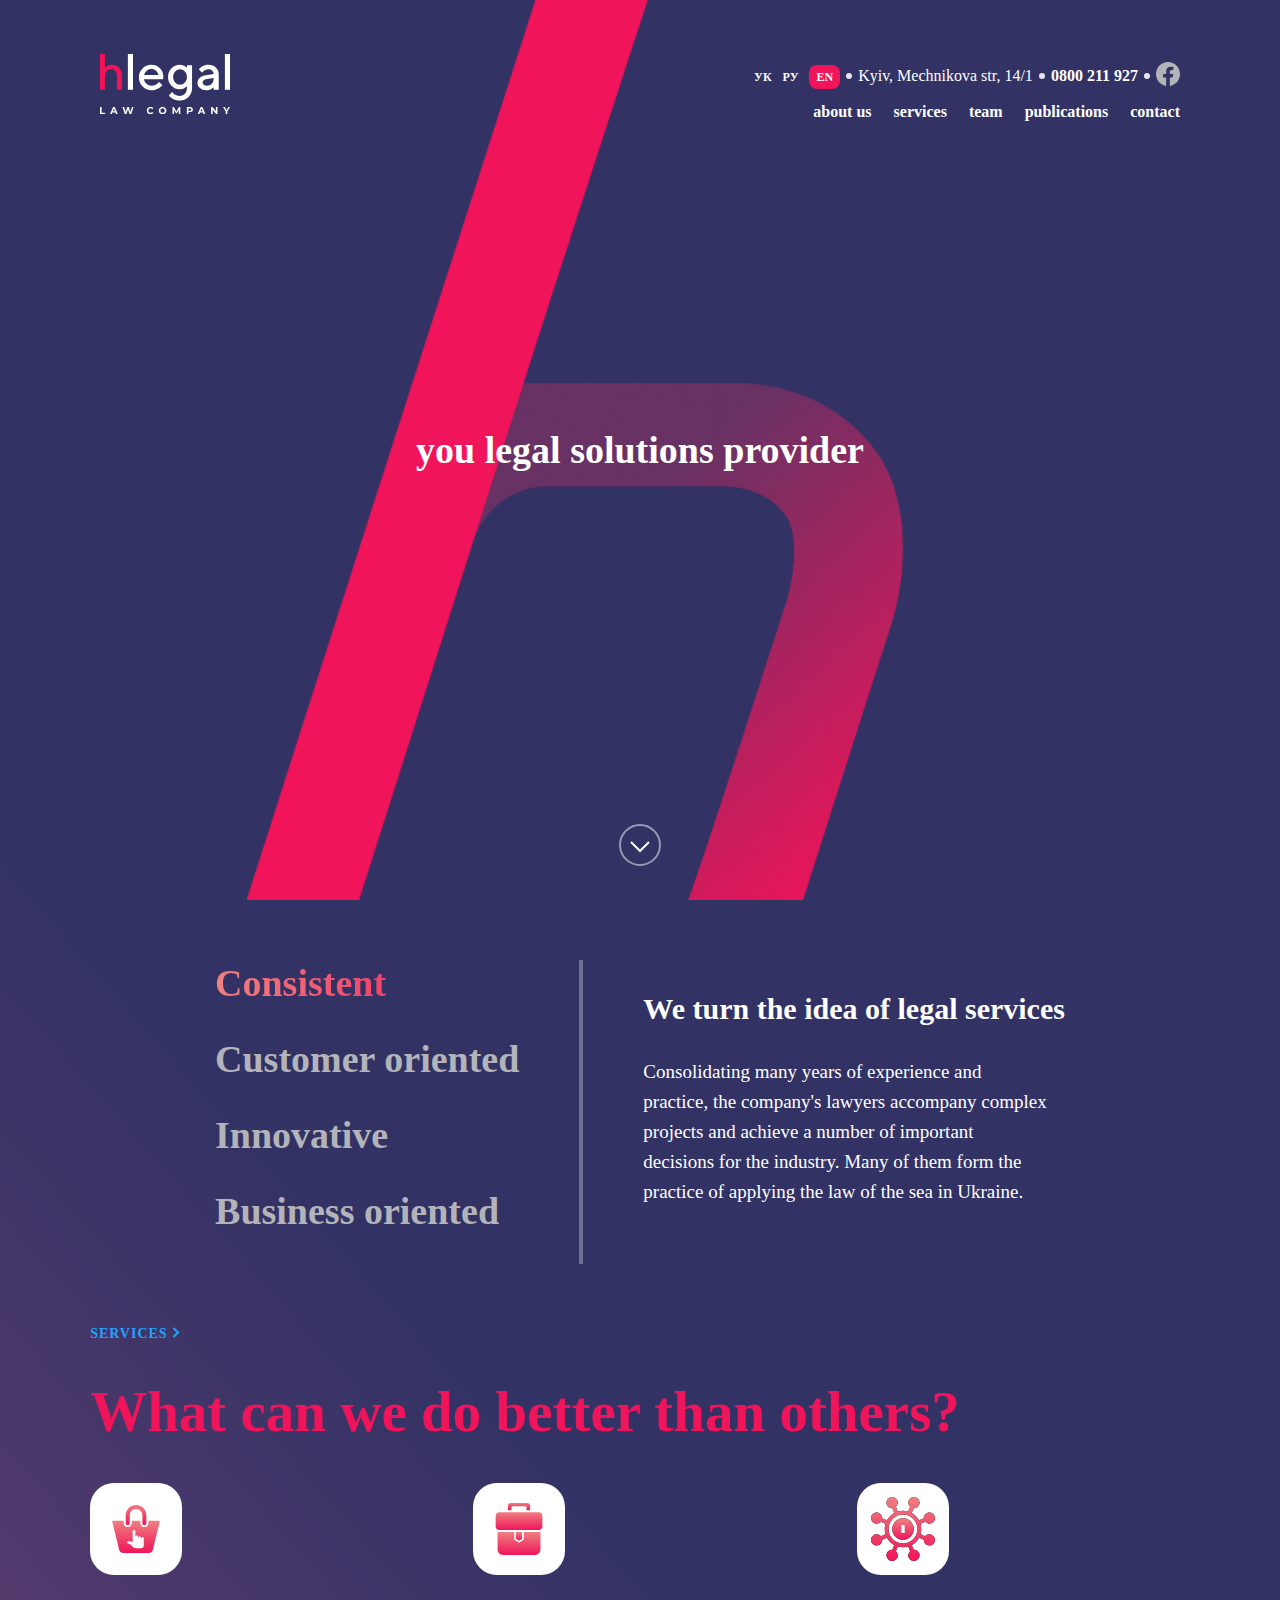
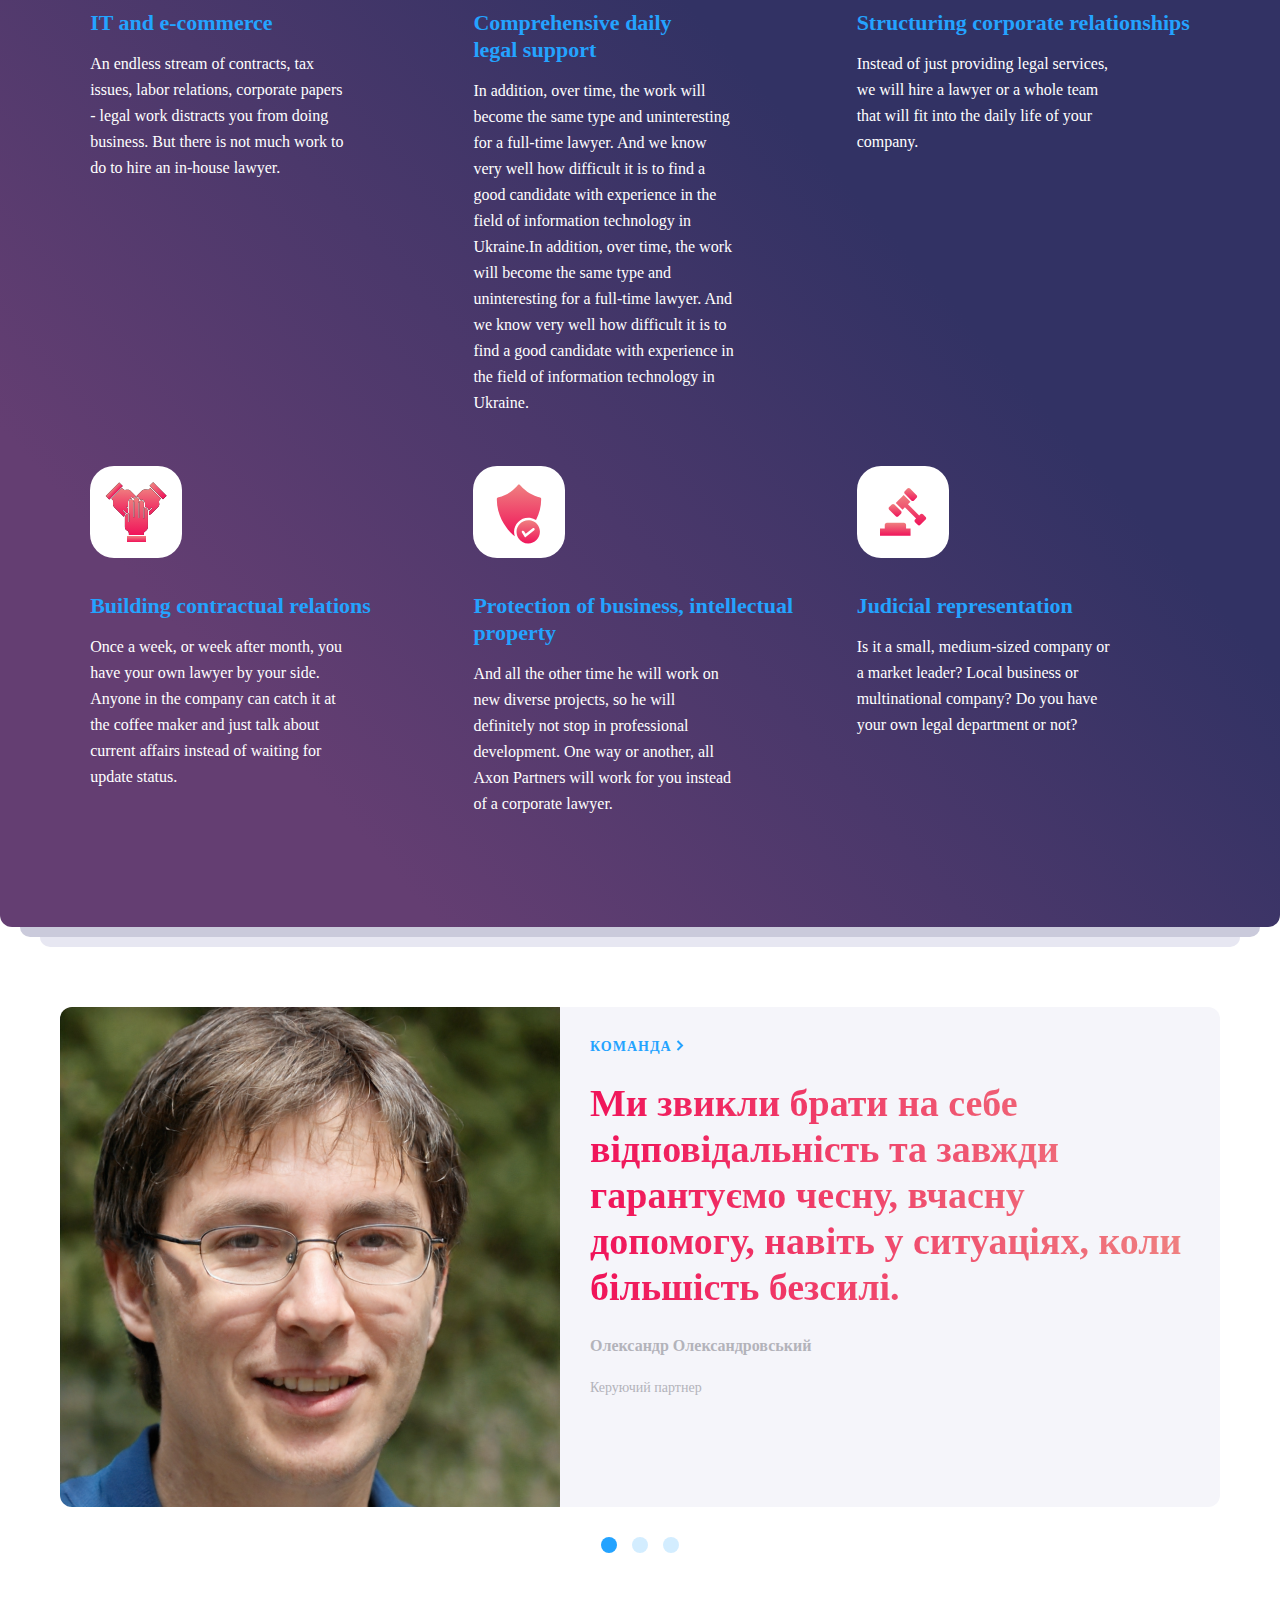
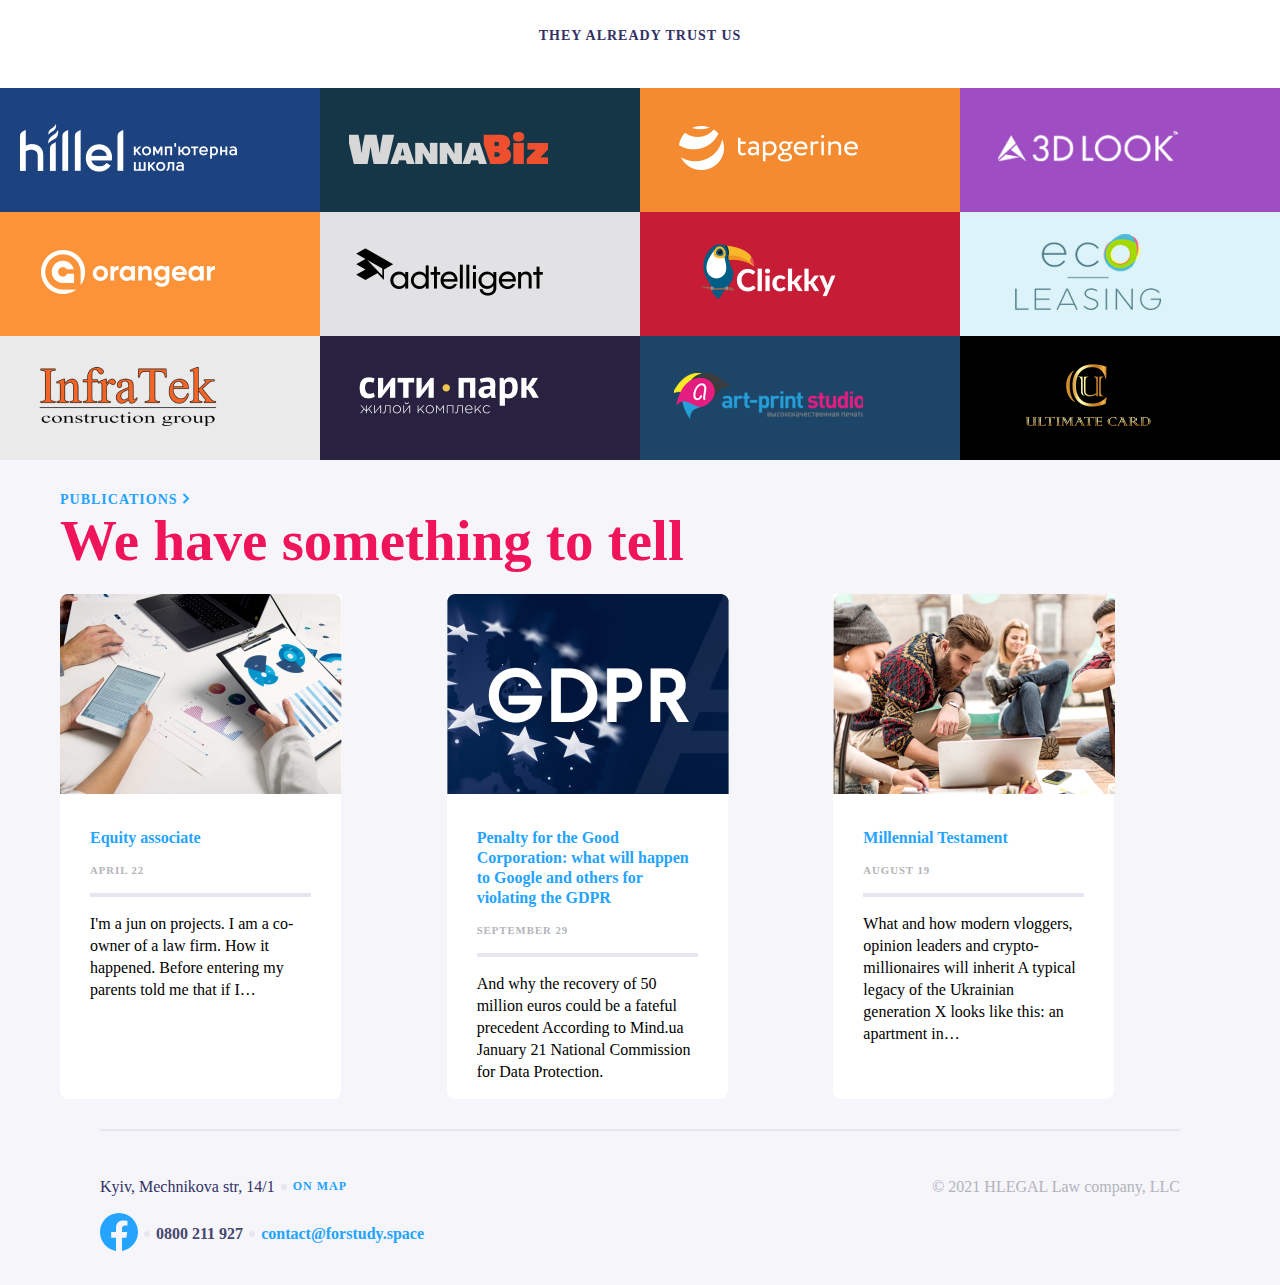
<file: index.html>
<!DOCTYPE html>
<html lang="en">
    <head>
        <meta charset="UTF-8">
        <meta name="viewport" content="width=device-width, initial-scale=1.0">
        <link rel="stylesheet" href="./css/index.css">
        <title>Lesson 19</title>
    </head>
    <body>
        <header>
            <div class="header">
                <div class="header__logo">
                    <a href="./index.html">
                        <picture>
                            <source media="(min-width:769px" srcset="./css/icons/logo.svg">
                            <source media="(max-width:768px" srcset="./css/icons/mobile-logo.svg">
                            <img src="./css/icons/logo.svg" alt="logo-index">
                        </picture>
                    </a>
                </div>
                <div class="header__menu">
                    <div class="header__menu-langselector">
                        <a href="#">УК</a>
                        <a href="#">РУ</a>
                        <a href="#" id="header__menu-lang-en">EN</a>
                    </div>
                    <div class="header__menu-dot"></div>
                    <div>
                        <p class="header__menu-adr">Kyiv, Mechnikova str, 14/1</p>
                    </div>
                    <div class="header__menu-dot"></div>
                    <div>
                        <a href="tel:0800211927" class="header__menu-tel">0800 211 927</a>
                    </div>
                    <div class="header__menu-dot"></div>
                    <div>
                        <a href="https://facebook.com" class="header__menu-face">
                            <svg width="24" height="24" viewBox="0 0 24 24" fill="none" xmlns="http://www.w3.org/2000/svg">
                                <path d="M24 12.0733C24 5.40541 18.6274 0 12 0C5.37258 0 0 5.40541 0 12.0733C0 18.0995 4.38823 23.0943 10.125 24V15.5633H7.07813V12.0733H10.125V9.41343C10.125 6.38755 11.9165 4.71615 14.6576 4.71615C15.9705 4.71615 17.3438 4.95195 17.3438 4.95195V7.92313H15.8306C14.3399 7.92313 13.875 8.85379 13.875 9.80857V12.0733H17.2031L16.6711 15.5633H13.875V24C19.6118 23.0943 24 18.0995 24 12.0733Z" fill="#B3B3BA"/>
                            </svg>
                        </a>
                    </div>
                </div>
                <nav class="header__nav">
                    <input type="checkbox" name="menu" id="header__btn-menu">
                    <label for="header__btn-menu">
                    <svg width="32" height="33" viewBox="0 0 32 33" fill="none" xmlns="http://www.w3.org/2000/svg">
                        <path d="M7 10.5H25" stroke="white" stroke-width="2"/>
                        <path d="M7 16.5H25" stroke="white" stroke-width="2"/>
                        <path d="M7 22.5H25" stroke="white" stroke-width="2"/>
                     </svg>
                    </label>
                    <ul>
                        <li><a href="./pages/aboutus.html">about us</a></li>
                        <li><a href="#">services</a></li>
                        <li><a href="./pages/team.html">team</a></li>
                        <li><a href="#">publications</a></li>
                        <li><a href="#">contact</a></li>
                    </ul>
                </nav>
            </div>
        </header>
        <main>
            <div class="container">
                <div class="container-h-items">
                    <h3 class="container-h3">you legal solutions provider</h3>
                    <a href="#container__block" class="container-button">
                        <svg width="42" height="42" viewBox="0 0 42 42" fill="none" xmlns="http://www.w3.org/2000/svg">
                            <g clip-path="url(#clip0_59917_3582)">
                                <circle opacity="0.5" cx="21" cy="21" r="20" stroke="white" stroke-width="2"/>
                                <path d="M12 18L21 27L30 18" stroke="white" stroke-width="2"/>
                            </g>
                            <defs>
                                <clipPath id="clip0_59917_3582">
                                    <rect width="42" height="42" stroke="white"/>
                                </clipPath>
                            </defs>
                        </svg>
                    </a>
                    <div class="container-logo">
                        <img src="./img/h.png">
                    </div>
                </div>
                <div class="container__block" id="container__block">
                    <div class="container__block-consistent">
                        <a href="#" id="consistent">Consistent</a>
                        <a href="#" id="customer">Customer oriented</a>
                        <a href="#">Innovative</a>
                        <a href="#" id="business">Business oriented</a>
                    </div>
                    <div class="container__block-palka"></div>
                    <div class="container__block-h3wep">
                        <h3 class="container__block-h3we">We turn the idea of legal services</h3>
                        <p class="container__block-p">Consolidating many years of experience and practice, the company's lawyers accompany complex projects and achieve a number of important decisions for the industry. Many of them form the practice of applying the law of the sea in Ukraine.</p>
                    </div>
                </div>
                <div class="container__grid">
                    <div>
                        <div>
                            <a href="#" class="container__grid-svg">Services
                                <svg width="8" height="11" viewBox="0 0 8 11" fill="none" xmlns="http://www.w3.org/2000/svg">
                                    <path d="M1.5 1L6 5.5L1.5 10" stroke="#24A3FF" stroke-width="2"/>
                                </svg>
                            </a>
                        </div>
                        <div class="container__grid-h2what">
                            <h2>What can we do better than others?</h2>
                        </div>
                    </div>
                    <div>
                        <div class="container__grid-setka">
                            <div class="container__grid-items">
                                <a href="#">
                                    <img src="./css/icons/it.svg" alt="it">
                                    <h3>IT and e-commerce</h3>
                                    <p>An endless stream of contracts, tax issues, labor relations, corporate papers - legal work distracts you from doing business. But there is not much work to do to hire an in-house lawyer.</p>
                                </a>
                            </div>
                            <div class="container__grid-items">
                                <a href="#">
                                    <img src="./css/icons/comprehensive.svg" alt="comprehensive">
                                    <h3>Comprehensive daily <br> legal support</h3>
                                    <p>In addition, over time, the work will become the same type and uninteresting for a full-time lawyer. And we know very well how difficult it is to find a good candidate with experience in the field of information technology in Ukraine.In addition, over time, the work will become the same type and uninteresting for a full-time lawyer. And we know very well how difficult it is to find a good candidate with experience in the field of information technology in Ukraine.</p>
                                </a>
                            </div>
                            <div class="container__grid-items">
                                <a href="#">
                                    <img src="./css/icons/sctucturing.svg" alt="structuring">
                                    <h3>Structuring corporate relationships</h3>
                                    <p>Instead of just providing legal services, we will hire a lawyer or a whole team that will fit into the daily life of your company.</p>
                                </a>
                            </div>
                            <div class="container__grid-items">
                                <a href="#">
                                    <img src="./css/icons/building.svg" alt="building">
                                    <h3>Building contractual relations</h3>
                                    <p>Once a week, or week after month, you have your own lawyer by your side. Anyone in the company can catch it at the coffee maker and just talk about current affairs instead of waiting for update status.</p>
                                </a>
                            </div>
                            <div class="container__grid-items">
                                <a href="#">
                                    <img src="./css/icons/protection.svg" alt="protecion">
                                    <h3>Protection of business, intellectual <br> property</h3>
                                    <p>And all the other time he will work on new diverse projects, so he will definitely not stop in professional development. One way or another, all Axon Partners will work for you instead of a corporate lawyer.</p>
                                </a>
                            </div>
                            <div class="container__grid-items">
                                <a href="#">
                                    <img src="./css/icons/judicial.svg" alt="judical">
                                    <h3>Judicial representation</h3>
                                    <p>Is it a small, medium-sized company or a market leader? Local business or multinational company? Do you have your own legal department or not?</p>
                                </a>
                            </div>
                        </div>
                    </div>
                </div>
            </div>
            <div class="container-shadow"></div>
            <div class="container-shadow2"></div>
            <div class="oleksandr">
                <img src="./img/mujikvo4kah.png" alt="mujikvo4kah">
                <div class="oleksandr__container">
                    <div>
                        <a href="./pages/team.html" class="container__grid-svg">Команда
                            <svg width="8" height="11" viewBox="0 0 8 11" fill="none" xmlns="http://www.w3.org/2000/svg">
                                <path d="M1.5 1L6 5.5L1.5 10" stroke="#24A3FF" stroke-width="2"/>
                            </svg>
                        </a>
                    </div>
                    <div class="oleksandr__container-content">
                        <h1>Ми звикли брати на себе відповідальність та завжди гарантуємо чесну, вчасну допомогу, навіть у ситуаціях, коли більшість безсилі.</h1>
                        <h4>Олександр Олександровський</h4>
                        <p>Керуючий партнер</p>
                    </div>
                </div>
            </div>
            <div class="ellipse">
                <div class="ellipse-circle">
                    <a href="#"></a>
                </div>
                <div class="ellipse-circle circle">
                    <a href="#"></a>
                </div>
                <div class="ellipse-circle circle">
                    <a href="#"></a>
                </div>
            </div>
            <h3 class="theyh3">They already trust us</h3>
            <div class="block">
                <div class="block-hillel">
                    <img src="./img/hillel.png" alt="hillel">
                </div>
                <div class="block-wannabiz">
                    <img src="./img/wannabiz.png" alt="wannabiz">
                </div>
                <div class="block-tapgerine">
                    <img src="./img/tapgerine.png" alt="tapgerine">
                </div>
                <div class="block-3dlook">
                    <img src="./img/3dlook.png" alt="3dlook">
                </div>
                <div class="block-orangear">
                    <img src="./img/orangear.png" alt="orangear">
                </div>
                <div class="block-adtelligent">
                    <img src="./img/adtelligent.png" alt="adtelligent">
                </div>
                <div class="block-clickky">
                    <img src="./img/clickky.png" alt="clickky">
                </div>
                <div class="block-ecolease">
                    <img src="./img/ecolease.png" alt="ecolease">
                </div>
                <div class="block-infratek">
                    <img src="./img/infratek.png" alt="infratek">
                </div>
                <div class="block-citypark">
                    <img src="./img/citypark.png" alt="citypark">
                </div>
                <div class="block-artprintstudio">
                    <img src="./img/artprintstudio.png" alt="artprintstudio">
                </div>
                <div class="block-ultimatecard">
                    <img src="./img/ultimatecard.png" alt="ultimatecard">
                </div>
            </div>
            <div class="publications">
                <div>
                    <div>
                        <a href="#" class="publications__svg container__grid-svg">Publications
                            <svg width="8" height="11" viewBox="0 0 8 11" fill="none" xmlns="http://www.w3.org/2000/svg">
                                <path d="M1.5 1L6 5.5L1.5 10" stroke="#24A3FF" stroke-width="2"/>
                            </svg>
                        </a>
                    </div>
                    <div class="publications__h2 container__grid-h2what">
                        <h2>We have something to tell</h2>
                    </div>
                    <div class="publications__content">
                        <div class="publications__content-cover cover1">
                            <a href="#">
                                <picture>
                                    <source media="(min-width:2600px" srcset="./img/desktop-hd-HD/desktophd-HD-cover1.jpg">
                                    <source media="(min-width:1900px" srcset="./img/desktop-hd/desktophd-cover1.jpg">
                                    <source media="(min-width:1440px" srcset="./img/Cover1.jpg">
                                    <source media="(min-width:1025px" srcset="./img/tablet-hd/tablet-cover1.jpg">
                                    <source media="(min-width:769px" srcset="./img/tablet-sd/sdtablet-cover1.jpg">
                                    <source media="(max-width:768px" srcset="./img/mobile/mobile-cover1.jpg">
                                    <img src="./img/Cover1.jpg" alt="cover1">
                                </picture>
                                <h4>Equity associate</h4>
                                <h6>April 22</h6>
                                <div class="publications__cover-palka"></div>
                                <p>I'm a jun on projects. I am a co-owner of a law firm. How it happened. Before entering my parents told me that if I…</p>
                            </a>
                        </div>
                        <div class="publications__content-cover cover2">
                            <a href="#">
                                <picture>
                                    <source media="(min-width:2600px" srcset="./img/desktop-hd-HD/desktophd-HD-cover2.jpg">
                                    <source media="(min-width:1900px" srcset="./img/desktop-hd/desktophd-cover2.jpg">
                                    <source media="(min-width:1440px" srcset="./img/Cover2.jpg">
                                    <source media="(min-width:1025px" srcset="./img/tablet-hd/tablet-cover2.jpg">
                                    <source media="(min-width:769px" srcset="./img/tablet-sd/sdtablet-cover2.jpg">
                                    <source media="(max-width:768px" srcset="./img/mobile/mobile-cover2.jpg">
                                    <img src="./img/Cover2.jpg" alt="cover2">
                                </picture>
                                <h4>Penalty for the Good Corporation: what will happen to Google and others for violating the GDPR</h4>
                                <h6>September 29</h6>
                                <div class="publications__cover-palka"></div>
                                <p>And why the recovery of 50 million euros could be a fateful precedent According to Mind.ua January 21 National Commission for Data Protection.</p>
                            </a>
                        </div>
                        <div class="publications__content-cover cover3">
                            <a href="#">
                                <picture>
                                    <source media="(min-width:2600px" srcset="./img/desktop-hd-HD/desktophd-HD-cover3.jpg">
                                    <source media="(min-width:1900px" srcset="./img/desktop-hd/desktophd-cover3.jpg">
                                    <source media="(min-width:1440px" srcset="./img/Cover3.jpg">
                                    <source media="(min-width:1025px" srcset="./img/tablet-hd/tablet-cover3.jpg">
                                    <source media="(min-width:769px" srcset="./img/tablet-sd/sdtablet-cover3.jpg">
                                    <source media="(max-width:768px" srcset="./img/mobile/mobile-cover3.jpg">
                                    <img src="./img/Cover3.jpg" alt="cover3">
                                </picture>
                                <h4>Millennial Testament</h4>
                                <h6>August 19</h6>
                                <div class="publications__cover-palka"></div>
                                <p>What and how modern vloggers, opinion leaders and crypto-millionaires will inherit A typical legacy of the Ukrainian generation X looks like this: an apartment in…</p>
                            </a>
                        </div>
                    </div>
                </div>
            </div>
        </main>
        <footer>
            <div class="foot" id="foot__index-mobile">
                <div class="foot__palka"></div>
                <div class="foot__content">
                    <div>
                        <div class="foot__content-block">
                            <p class="foot-adrs header__menu-adr">Kyiv, Mechnikova str, 14/1</p>
                            <div class="foot-dot header__menu-dot"></div>
                            <a href="https://www.google.com/maps/place/%D1%83%D0%BB.+%D0%9C%D0%B5%D1%87%D0%BD%D0%B8%D0%BA%D0%BE%D0%B2%D0%B0,+14%2F1,+%D0%9A%D0%B8%D0%B5%D0%B2,+%D0%A3%D0%BA%D1%80%D0%B0%D0%B8%D0%BD%D0%B0,+02000/@50.436795,30.5305163,17z/data=!3m1!4b1!4m5!3m4!1s0x40d4cf07295b8e39:0x17b2112e2dc0e7a!8m2!3d50.436795!4d30.532705" target="_blank" class="foot-onmap">On map</a>
                        </div>
                        <div class="foot__content-block">
                            <div>
                                <a href="https://facebook.com" class="foot-menuface">
                                    <svg width="38" height="38" viewBox="0 0 38 38" fill="none" xmlns="http://www.w3.org/2000/svg">
                                        <path d="M38 19.1161C38 8.55857 29.4934 0 19 0C8.50658 0 0 8.55857 0 19.1161C0 28.6575 6.94803 36.5659 16.0312 38V24.6419H11.207V19.1161H16.0312V14.9046C16.0312 10.1136 18.8678 7.46723 23.2078 7.46723C25.2866 7.46723 27.4609 7.84059 27.4609 7.84059V12.545H25.0651C22.7048 12.545 21.9688 14.0185 21.9688 15.5302V19.1161H27.2383L26.3959 24.6419H21.9688V38C31.052 36.5659 38 28.6575 38 19.1161Z" fill="#24A3FF"/>
                                    </svg>
                                </a>
                            </div>
                            <div class="foot-dot header__menu-dot"></div>
                            <div>
                                <a href="tel:0800211927" class="foot-menutel">0800 211 927</a>
                            </div>
                            <div class="foot-dot header__menu-dot"></div>
                            <div>
                                <a href="mailto:contact@forstudy.space" class="foot-menumail">contact@forstudy.space</a>
                            </div>
                        </div>
                    </div>
                    <div>
                        <p class="foot-pLLC">© 2021 HLEGAL Law company, LLC</p>
                    </div>
                </div>
            </div>
        </footer>
    </body>
</html>
</file>
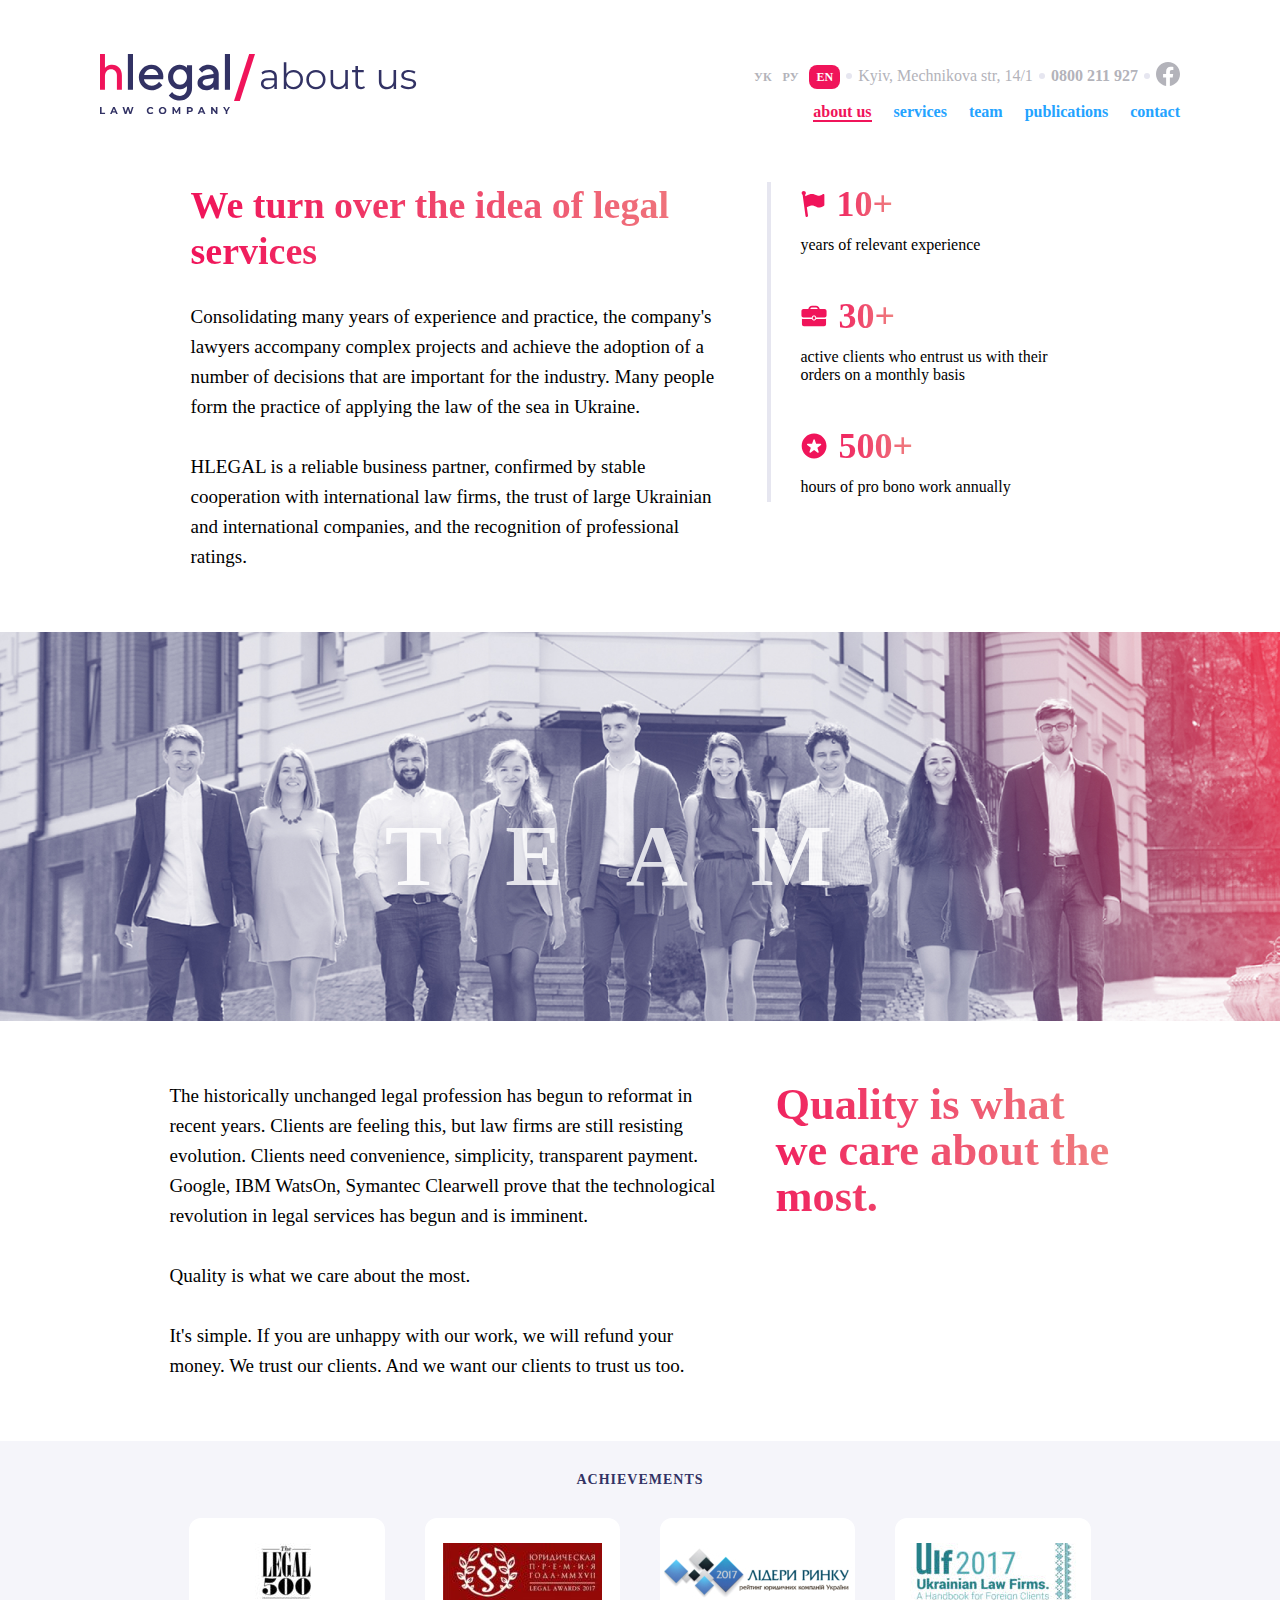
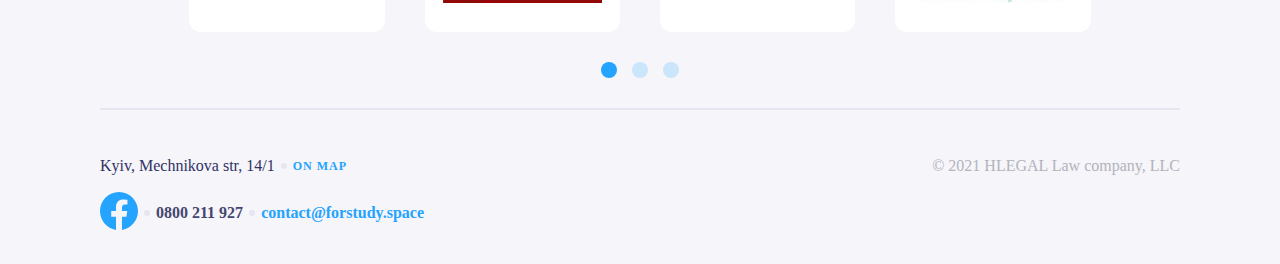
<file: pages/aboutus.html>
<!DOCTYPE html>
<html lang="en">
    <head>
        <meta charset="UTF-8">
        <meta name="viewport" content="width=device-width, initial-scale=1.0">
        <link rel="stylesheet" href="../css/index.css">
        <title>Lesson 19</title>
    </head>
    <body>
        <header>
            <div class="header" id="header-aboutus">
                <div class="header__logo">
                    <a href="../index.html">
                        <picture>
                            <source media="(min-width:769px" srcset="../css/icons/logo-aboutus.svg">
                            <source media="(max-width:768px" srcset="../css/icons/mobile-logo-aboutus.svg">
                            <img src="../css/icons/logo-aboutus.svg" alt="logo-aboutus">
                        </picture>
                    </a>
                </div>
                <div class="header__menu" id="header__menu-aboutus">
                    <div class="header__menu-langselector header__aboutus-grey">
                        <a href="#" id="header__aboutus-lang-uk">УК</a>
                        <a href="#" id="header__aboutus-lang-ru">РУ</a>
                        <a href="#" id="header__aboutus-lang-en">EN</a>
                    </div>
                    <div class="header__menu-dot"></div>
                    <div>
                        <p class="header__menu-adr header__aboutus">Kyiv, Mechnikova str, 14/1</p>
                    </div>
                    <div class="header__menu-dot"></div>
                    <div>
                        <a href="tel:0800211927" class="header__menu-tel header__aboutus">0800 211 927</a>
                    </div>
                    <div class="header__menu-dot"></div>
                    <div>
                        <a href="https://facebook.com" class="header__menu-face">
                            <svg width="24" height="24" viewBox="0 0 24 24" fill="none" xmlns="http://www.w3.org/2000/svg">
                                <path d="M24 12.0733C24 5.40541 18.6274 0 12 0C5.37258 0 0 5.40541 0 12.0733C0 18.0995 4.38823 23.0943 10.125 24V15.5633H7.07813V12.0733H10.125V9.41343C10.125 6.38755 11.9165 4.71615 14.6576 4.71615C15.9705 4.71615 17.3438 4.95195 17.3438 4.95195V7.92313H15.8306C14.3399 7.92313 13.875 8.85379 13.875 9.80857V12.0733H17.2031L16.6711 15.5633H13.875V24C19.6118 23.0943 24 18.0995 24 12.0733Z" fill="#B3B3BA"/>
                            </svg>
                        </a>
                    </div>
                </div>
                <nav class="header__nav header__nav-aboutus">
                    <input type="checkbox" name="menu" id="header__btn-menu">
                    <label for="header__btn-menu">
                        <svg width="32" height="33" viewBox="0 0 32 33" fill="none" xmlns="http://www.w3.org/2000/svg">
                            <path d="M7 10.5H25" stroke="#323264" stroke-width="2"/>
                            <path d="M7 16.5H25" stroke="#323264" stroke-width="2"/>
                            <path d="M7 22.5H25" stroke="#323264" stroke-width="2"/>
                        </svg>
                    </label>
                    <ul>
                        <li><a href="./aboutus.html" id="header__nav-thispage">about us</a></li>
                        <li><a href="#" id="header__nav-services">services</a></li>
                        <li><a href="./team.html">team</a></li>
                        <li><a href="#">publications</a></li>
                        <li><a href="#">contact</a></li>
                    </ul>
                </nav>
            </div>
        </header>
        <main>
            <div class="container__weturn">
                <div class="container__weturn-item">
                    <h3 class="container__weturn-bigtext">We turn over the idea of legal services</h3>
                    <p class="container__weturn-text">Consolidating many years of experience and practice, the company's lawyers accompany complex
                        projects and achieve the adoption of a number of decisions that are important for the industry.
                        Many people form the practice of applying the law of the sea in Ukraine.<br><br>
                        HLEGAL is a reliable business partner, confirmed by stable cooperation with international law
                        firms, the trust of large Ukrainian and international companies, and the recognition of
                        professional ratings.
                    </p>
                </div>
                <div class="container-items">
                    <div class="container__weturn-palka"></div>
                    <div class="container__weturn-allblock">
                        <div class="container__weturn-block">
                            <div class="container__weturn-ico">
                                <img src="../css/icons/flag.svg" alt="flag">
                                <h3>10+</h3>
                            </div>
                            <p>years of relevant experience</p>
                        </div>
                        <div class="container__weturn-block" >
                            <div class="container__weturn-ico">
                                <img src="../css/icons/chemodan.svg" alt="chemodan">
                                <h3>30+</h3>
                            </div>
                            <p>active clients who entrust us with their orders on a monthly basis</p>
                        </div>
                        <div class="container__weturn-block" id="container__weturn-padding">
                            <div class="container__weturn-ico">
                                <img src="../css/icons/zvezda.svg" alt="zvezda">
                                <h3>500+</h3>
                            </div>
                            <p>hours of pro bono work annually</p>
                        </div>
                    </div>
                </div>
            </div>
            <div class="team">
                <img src="../img/team.jpg">
                <h1>TEAM</h1>
            </div>
            <div class="quality">
                <div class="container__weturn-item">
                    <p class="quality-p container__weturn-text">The historically unchanged legal profession has begun to reformat in recent years. Clients are
                        feeling this, but law firms are still resisting evolution. Clients need convenience, simplicity,
                        transparent payment. Google, IBM WatsOn, Symantec Clearwell prove that the technological revolution
                        in legal services has begun and is imminent.<br><br>
                        Quality is what we care about the most.<br><br>
                        It's simple. If you are unhappy with our work, we will refund your money. We trust our clients. And
                        we want our clients to trust us too.
                    </p>
                </div>
                <div class="quality-h3">
                    <h3>Quality is what we care about the most.</h3>
                </div>
            </div>
            <div class="achievement__container">
                <h4>achievements</h4>
                <div class="achievement__items">
                    <div class="achievement__items-1">
                        <img src="../img/achievment-1.jpg" alt="achievements1">
                    </div>
                    <div class="achievement__items-2">
                        <img src="../img/achievment-2.jpg" alt="achievements2">
                    </div>
                    <div class="achievement__items-3">
                        <img src="../img/achievment-3.jpg" alt="achievements3">
                    </div>
                    <div class="achievement__items-4">
                        <img src="../img/achievment-4.jpg" alt="achievements4">
                    </div>
                </div>
                <div class="ellipse">
                    <div class="ellipse-circle">
                        <a href="#"></a>
                    </div>
                    <div class="ellipse-circle circle">
                        <a href="#"></a>
                    </div>
                    <div class="ellipse-circle circle">
                        <a href="#"></a>
                    </div>
                    <div class="ellipse-circle circle mobile-circle">
                        <a href="#"></a>
                    </div>
                    <div class="ellipse-circle circle mobile-circle">
                        <a href="#"></a>
                    </div>
                    <div class="ellipse-circle circle mobile-circle">
                        <a href="#"></a>
                    </div>
                </div>
            </div>
        </main>
        <footer>
            <div class="foot" id="foot__aboutus-mobile">
                <div class="foot__palka"></div>
                <div class="foot__content" id="foot__content-aboutus">
                    <div>
                        <div class="foot__content-block">
                            <p class="foot-adrs header__menu-adr">Kyiv, Mechnikova str, 14/1</p>
                            <div class="foot-dot header__menu-dot"></div>
                            <a href="https://www.google.com/maps/place/%D1%83%D0%BB.+%D0%9C%D0%B5%D1%87%D0%BD%D0%B8%D0%BA%D0%BE%D0%B2%D0%B0,+14%2F1,+%D0%9A%D0%B8%D0%B5%D0%B2,+%D0%A3%D0%BA%D1%80%D0%B0%D0%B8%D0%BD%D0%B0,+02000/@50.436795,30.5305163,17z/data=!3m1!4b1!4m5!3m4!1s0x40d4cf07295b8e39:0x17b2112e2dc0e7a!8m2!3d50.436795!4d30.532705" target="_blank" class="foot-onmap">On map</a>
                        </div>
                        <div class="foot__content-block">
                            <div>
                                <a href="https://facebook.com" class="foot-menuface">
                                    <svg width="38" height="38" viewBox="0 0 38 38" fill="none" xmlns="http://www.w3.org/2000/svg">
                                        <path d="M38 19.1161C38 8.55857 29.4934 0 19 0C8.50658 0 0 8.55857 0 19.1161C0 28.6575 6.94803 36.5659 16.0312 38V24.6419H11.207V19.1161H16.0312V14.9046C16.0312 10.1136 18.8678 7.46723 23.2078 7.46723C25.2866 7.46723 27.4609 7.84059 27.4609 7.84059V12.545H25.0651C22.7048 12.545 21.9688 14.0185 21.9688 15.5302V19.1161H27.2383L26.3959 24.6419H21.9688V38C31.052 36.5659 38 28.6575 38 19.1161Z" fill="#24A3FF"/>
                                    </svg>
                                </a>
                            </div>
                            <div class="foot-dot header__menu-dot"></div>
                            <div>
                                <a href="tel:0800211927" class="foot-menutel">0800 211 927</a>
                            </div>
                            <div class="foot-dot header__menu-dot"></div>
                            <div>
                                <a href="mailto:contact@forstudy.space" class="foot-menumail">contact@forstudy.space</a>
                            </div>
                        </div>
                    </div>
                    <div>
                        <p class="foot-pLLC">© 2021 HLEGAL Law company, LLC</p>
                    </div>
                </div>
            </div>
        </footer>
    </body>
</html>
</file>
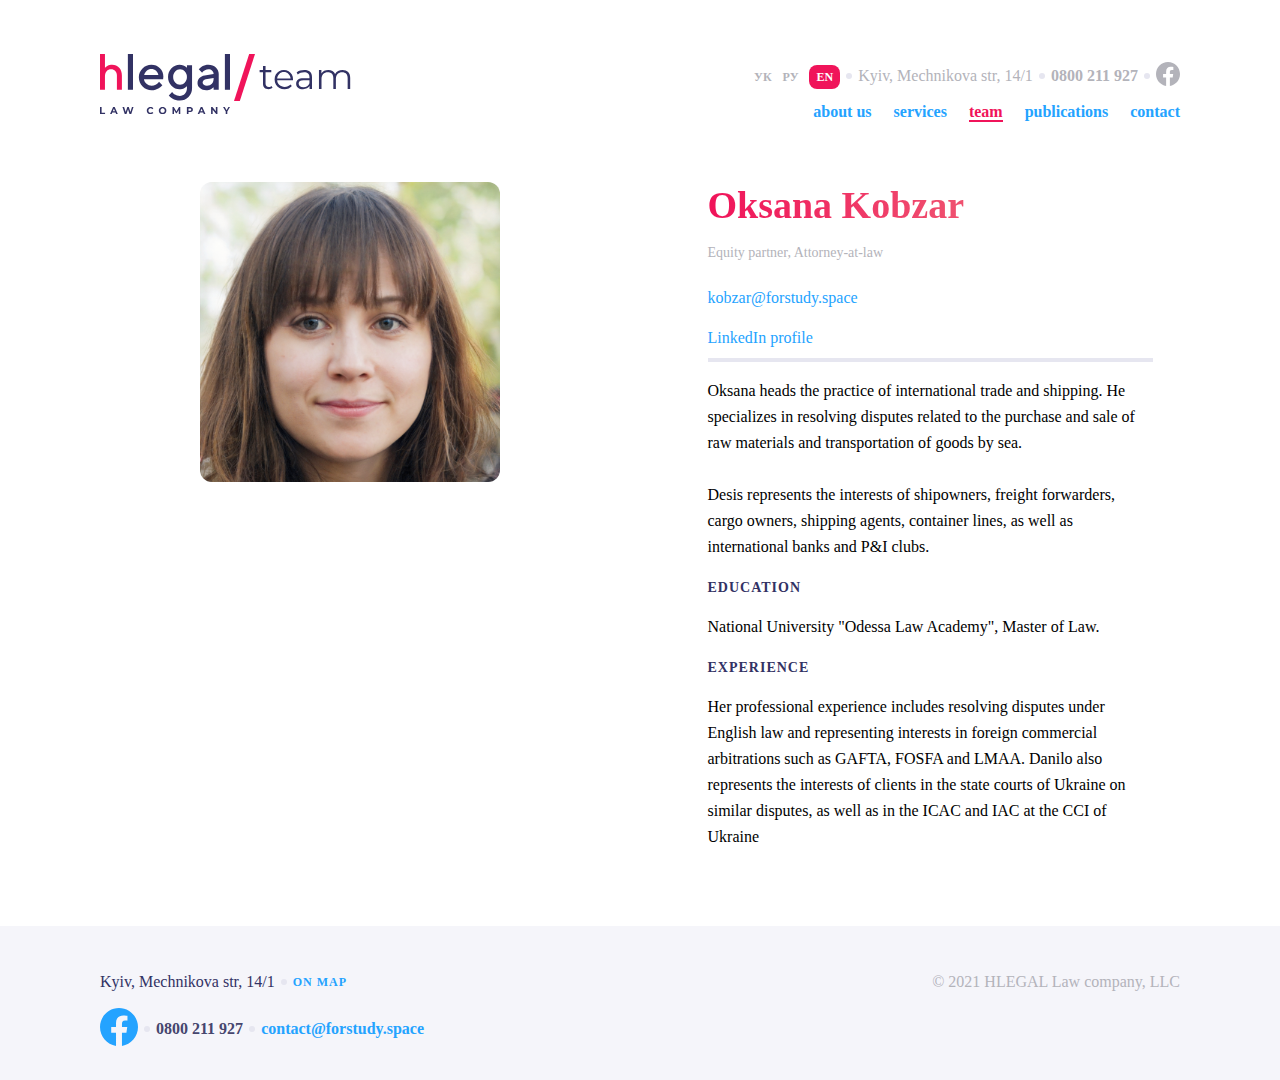
<file: pages/team-kobzar.html>
<!DOCTYPE html>
<html lang="en">
    <head>
        <meta charset="UTF-8">
        <meta name="viewport" content="width=device-width, initial-scale=1.0">
        <link rel="stylesheet" href="../css/index.css">
        <title>Lesson 19</title>
    </head>
    <body>
        <header>
            <div class="header" id="header-aboutus">
                <div class="header__logo">
                    <a href="../index.html">
                        <picture>
                            <source media="(min-width:769px" srcset="../css/icons/logo-team.svg">
                            <source media="(max-width:768px" srcset="../css/icons/mobile-logo-team.svg">
                            <img src="../css/icons/logo-team.svg" alt="logo-team">
                        </picture>
                    </a>
                </div>
                <div class="header__menu" id="header__menu-aboutus">
                    <div class="header__menu-langselector header__aboutus-grey">
                        <a href="#" id="header__aboutus-lang-uk">УК</a>
                        <a href="#" id="header__aboutus-lang-ru">РУ</a>
                        <a href="#" id="header__aboutus-lang-en">EN</a>
                    </div>
                    <div class="header__menu-dot"></div>
                    <div>
                        <p class="header__menu-adr header__aboutus">Kyiv, Mechnikova str, 14/1</p>
                    </div>
                    <div class="header__menu-dot"></div>
                    <div>
                        <a href="tel:0800211927" class="header__menu-tel header__aboutus">0800 211 927</a>
                    </div>
                    <div class="header__menu-dot"></div>
                    <div>
                        <a href="https://facebook.com" class="header__menu-face">
                            <svg width="24" height="24" viewBox="0 0 24 24" fill="none" xmlns="http://www.w3.org/2000/svg">
                                <path d="M24 12.0733C24 5.40541 18.6274 0 12 0C5.37258 0 0 5.40541 0 12.0733C0 18.0995 4.38823 23.0943 10.125 24V15.5633H7.07813V12.0733H10.125V9.41343C10.125 6.38755 11.9165 4.71615 14.6576 4.71615C15.9705 4.71615 17.3438 4.95195 17.3438 4.95195V7.92313H15.8306C14.3399 7.92313 13.875 8.85379 13.875 9.80857V12.0733H17.2031L16.6711 15.5633H13.875V24C19.6118 23.0943 24 18.0995 24 12.0733Z" fill="#B3B3BA"/>
                            </svg>
                        </a>
                    </div>
                </div>
                <nav class="header__nav header__nav-aboutus">
                    <input type="checkbox" name="menu" id="header__btn-menu">
                    <label for="header__btn-menu">
                        <svg width="32" height="33" viewBox="0 0 32 33" fill="none" xmlns="http://www.w3.org/2000/svg">
                            <path d="M7 10.5H25" stroke="#323264" stroke-width="2"/>
                            <path d="M7 16.5H25" stroke="#323264" stroke-width="2"/>
                            <path d="M7 22.5H25" stroke="#323264" stroke-width="2"/>
                        </svg>
                    </label>
                    <ul>
                        <li><a href="./aboutus.html">about us</a></li>
                        <li><a href="#" id="header__nav-padding">services</a></li>
                        <li><a href="./team.html" id="header__nav-thispage">team</a></li>
                        <li><a href="#" id="header__nav-padd">publications</a></li>
                        <li><a href="#">contact</a></li>
                    </ul>
                </nav>
            </div>
        </header>
        <main>
            <div class="kobzar__container">
                <div class="kobzar__container-img">
                    <img src="../img/Team-5.png" alt="Kobzar">
                </div>
                <div class="kobzar__container-block">
                    <h3 class="container__weturn-bigtext">Oksana Kobzar</h3>
                    <div class="kobzar__container-info">
                        <p>Equity partner, Attorney-at-law</p>
                        <div class="header__menu-dot" id="kobzar__container-dot"></div>
                        <a href="mailto:kobzar@forstudy.space" class="foot-menumail">kobzar@forstudy.space</a>
                        <div class="header__menu-dot" id="kobzar__container-dot2"></div>
                        <a href="https://www.linkedin.com/">LinkedIn profile</a>
                    </div>
                </div>
                <div class="kobzar__container-block2">
                    <div class="kobzar__container-palka"></div>
                    <div class="kobzar__container-text">
                        <p>Oksana heads the practice of international trade and shipping. He specializes in resolving
                            disputes related to the purchase and sale of raw materials and transportation of goods by
                            sea.<br><br>
                            Desis represents the interests of shipowners, freight forwarders, cargo owners, shipping
                            agents, container lines, as well as international banks and P&I clubs.</p>
                        <h4>Education</h4>
                        <p>National University "Odessa Law Academy", Master of Law.</p>
                        <h4>Experience</h4>
                        <p>Her professional experience includes resolving disputes under English law and representing
                            interests in foreign commercial arbitrations such as GAFTA, FOSFA and LMAA. Danilo also
                            represents the interests of clients in the state courts of Ukraine on similar disputes, as
                            well as in the ICAC and IAC at the CCI of Ukraine</p>
                    </div>
                </div>
            </div>
        </main>
        <footer>
            <div class="foot" id="foot-team">
                <div class="foot__palka" id="foot__team-palka"></div>
                <div class="foot__content" id="foot__content-aboutus">
                    <div>
                        <div class="foot__content-block">
                            <p class="foot-adrs header__menu-adr">Kyiv, Mechnikova str, 14/1</p>
                            <div class="foot-dot header__menu-dot"></div>
                            <a href="https://www.google.com/maps/place/%D1%83%D0%BB.+%D0%9C%D0%B5%D1%87%D0%BD%D0%B8%D0%BA%D0%BE%D0%B2%D0%B0,+14%2F1,+%D0%9A%D0%B8%D0%B5%D0%B2,+%D0%A3%D0%BA%D1%80%D0%B0%D0%B8%D0%BD%D0%B0,+02000/@50.436795,30.5305163,17z/data=!3m1!4b1!4m5!3m4!1s0x40d4cf07295b8e39:0x17b2112e2dc0e7a!8m2!3d50.436795!4d30.532705" target="_blank" class="foot-onmap">On map</a>
                        </div>
                        <div class="foot__content-block">
                            <div>
                                <a href="https://facebook.com" class="foot-menuface">
                                    <svg width="38" height="38" viewBox="0 0 38 38" fill="none" xmlns="http://www.w3.org/2000/svg">
                                        <path d="M38 19.1161C38 8.55857 29.4934 0 19 0C8.50658 0 0 8.55857 0 19.1161C0 28.6575 6.94803 36.5659 16.0312 38V24.6419H11.207V19.1161H16.0312V14.9046C16.0312 10.1136 18.8678 7.46723 23.2078 7.46723C25.2866 7.46723 27.4609 7.84059 27.4609 7.84059V12.545H25.0651C22.7048 12.545 21.9688 14.0185 21.9688 15.5302V19.1161H27.2383L26.3959 24.6419H21.9688V38C31.052 36.5659 38 28.6575 38 19.1161Z" fill="#24A3FF"/>
                                    </svg>
                                </a>
                            </div>
                            <div class="foot-dot header__menu-dot"></div>
                            <div>
                                <a href="tel:0800211927" class="foot-menutel">0800 211 927</a>
                            </div>
                            <div class="foot-dot header__menu-dot"></div>
                            <div>
                                <a href="mailto:contact@forstudy.space" class="foot-menumail">contact@forstudy.space</a>
                            </div>
                        </div>
                    </div>
                    <div>
                        <p class="foot-pLLC">© 2021 HLEGAL Law company, LLC</p>
                    </div>
                </div>
            </div>
        </footer>
    </body>
</html>
</file>
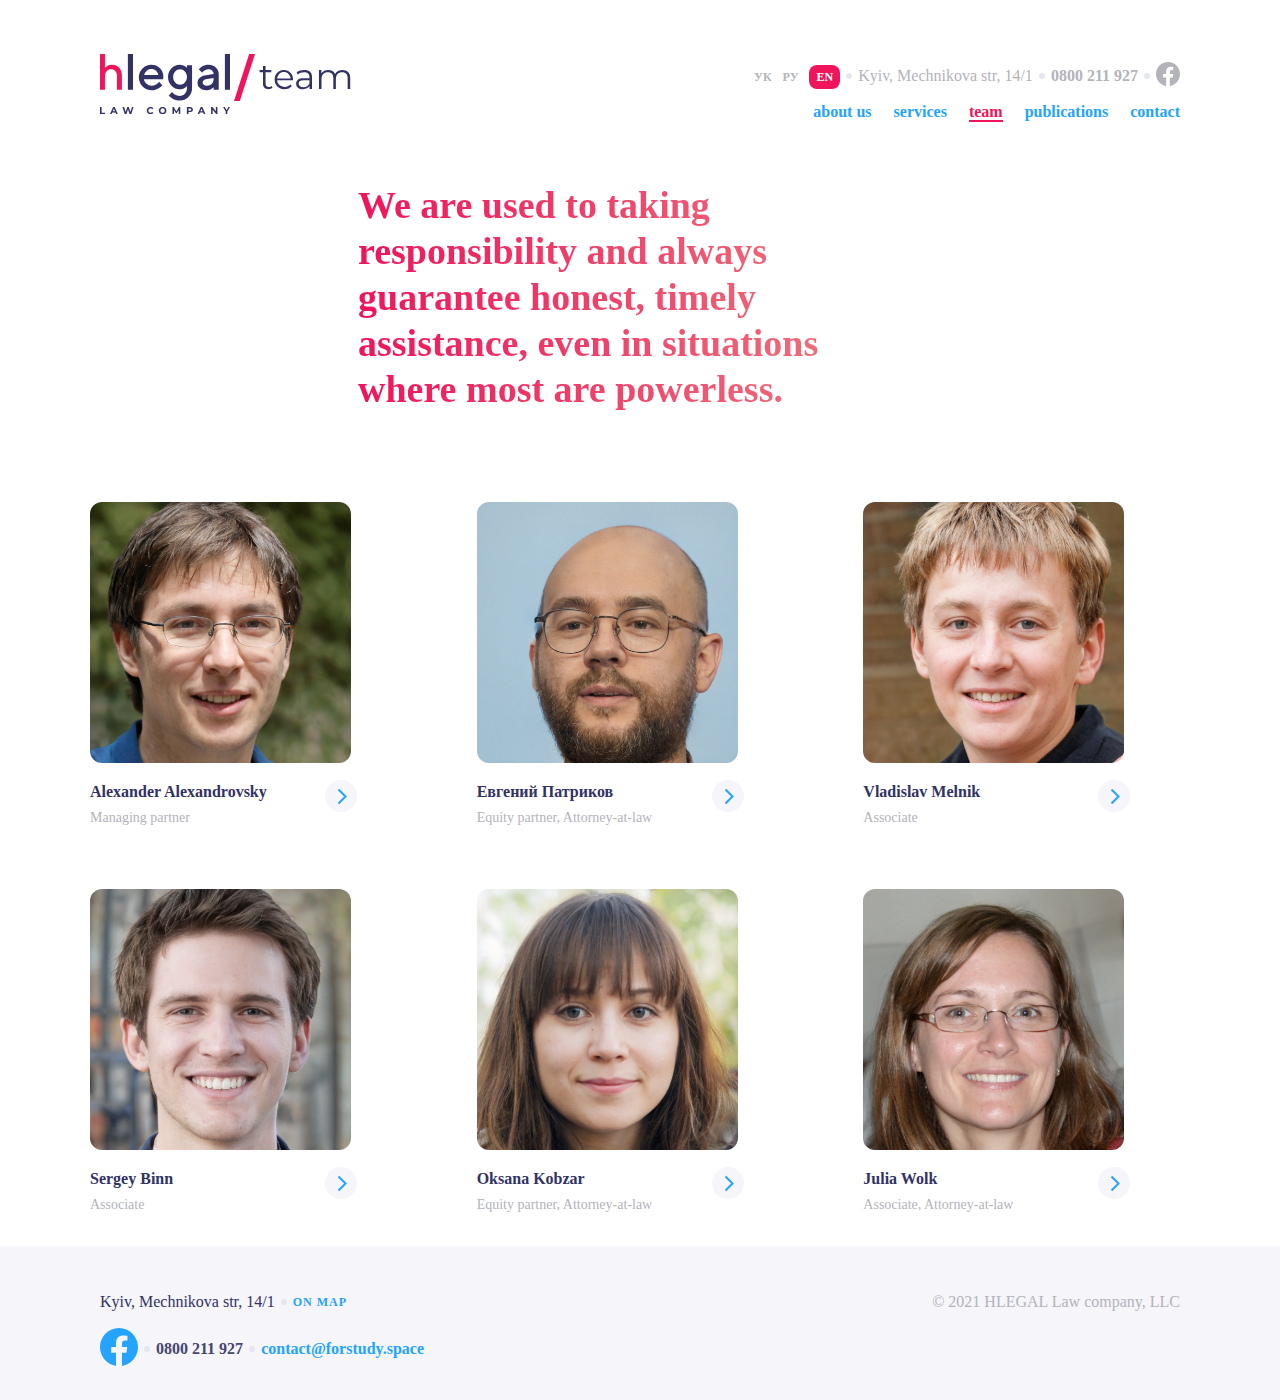
<file: pages/team.html>
<!DOCTYPE html>
<html lang="en">
    <head>
        <meta charset="UTF-8">
        <meta name="viewport" content="width=device-width, initial-scale=1.0">
        <link rel="stylesheet" href="../css/index.css">
        <title>Lesson 19</title>
    </head>
    <body>
        <header>
            <div class="header" id="header-aboutus">
                <div class="header__logo">
                    <a href="../index.html">
                        <picture>
                            <source media="(min-width:769px" srcset="../css/icons/logo-team.svg">
                            <source media="(max-width:768px" srcset="../css/icons/mobile-logo-team.svg">
                            <img src="../css/icons/logo-team.svg" alt="logo-team">
                        </picture>
                    </a>
                </div>
                <div class="header__menu" id="header__menu-aboutus">
                    <div class="header__menu-langselector header__aboutus-grey">
                        <a href="#" id="header__aboutus-lang-uk">УК</a>
                        <a href="#" id="header__aboutus-lang-ru">РУ</a>
                        <a href="#" id="header__aboutus-lang-en">EN</a>
                    </div>
                    <div class="header__menu-dot"></div>
                    <div>
                        <p class="header__menu-adr header__aboutus">Kyiv, Mechnikova str, 14/1</p>
                    </div>
                    <div class="header__menu-dot"></div>
                    <div>
                        <a href="tel:0800211927" class="header__menu-tel header__aboutus">0800 211 927</a>
                    </div>
                    <div class="header__menu-dot"></div>
                    <div>
                        <a href="https://facebook.com" class="header__menu-face">
                            <svg width="24" height="24" viewBox="0 0 24 24" fill="none" xmlns="http://www.w3.org/2000/svg">
                                <path d="M24 12.0733C24 5.40541 18.6274 0 12 0C5.37258 0 0 5.40541 0 12.0733C0 18.0995 4.38823 23.0943 10.125 24V15.5633H7.07813V12.0733H10.125V9.41343C10.125 6.38755 11.9165 4.71615 14.6576 4.71615C15.9705 4.71615 17.3438 4.95195 17.3438 4.95195V7.92313H15.8306C14.3399 7.92313 13.875 8.85379 13.875 9.80857V12.0733H17.2031L16.6711 15.5633H13.875V24C19.6118 23.0943 24 18.0995 24 12.0733Z" fill="#B3B3BA"/>
                            </svg>
                        </a>
                    </div>
                </div>
                <nav class="header__nav header__nav-aboutus">
                    <input type="checkbox" name="menu" id="header__btn-menu">
                    <label for="header__btn-menu">
                        <svg width="32" height="33" viewBox="0 0 32 33" fill="none" xmlns="http://www.w3.org/2000/svg">
                            <path d="M7 10.5H25" stroke="#323264" stroke-width="2"/>
                            <path d="M7 16.5H25" stroke="#323264" stroke-width="2"/>
                            <path d="M7 22.5H25" stroke="#323264" stroke-width="2"/>
                        </svg>
                    </label>
                    <ul>
                        <li><a href="./aboutus.html">about us</a></li>
                        <li><a href="#" id="header__nav-padding">services</a></li>
                        <li><a href="./team.html" id="header__nav-thispage">team</a></li>
                        <li><a href="#" id="header__nav-padd">publications</a></li>
                        <li><a href="#">contact</a></li>
                    </ul>
                </nav>
            </div>
        </header>
        <main>
            <div class="team__container">
                <div class="team__container-h3">
                    <h3 class="team-h3 container__weturn-bigtext">We are used to taking responsibility and always guarantee honest, timely assistance, even in situations where most are powerless.</h3>
                </div>
                <div class="team__container-grid">

                    <div class="team__container-block">
                        <a href="#">
                            <img src="../img/mujikvo4kah.png" alt="mujikvo4kah">
                            <div class="team__container-items">
                                <div>
                                    <h4>Alexander Alexandrovsky</h4>
                                    <p>Managing partner</p>
                                </div>
                                <div>
                                    <svg width="32" height="32" viewBox="0 0 32 32" fill="none" xmlns="http://www.w3.org/2000/svg">
                                        <circle cx="16" cy="16" r="16" fill="#F5F5FA"/>
                                        <path d="M13.5 23.5L20.5 16.5L13.5 9.5" stroke="#24A3FF" stroke-width="2"/>
                                    </svg>
                                </div>
                            </div>
                        </a>
                    </div>
                    <div class="team__container-block">
                        <a href="#">
                            <img src="../img/Team-2.png" alt="Team-2">
                            <div class="team__container-items">
                                <div>
                                    <h4>Евгений Патриков</h4>
                                    <p>Equity partner, Attorney-at-law</p>
                                </div>
                                <div>
                                    <svg width="32" height="32" viewBox="0 0 32 32" fill="none" xmlns="http://www.w3.org/2000/svg">
                                        <circle cx="16" cy="16" r="16" fill="#F5F5FA"/>
                                        <path d="M13.5 23.5L20.5 16.5L13.5 9.5" stroke="#24A3FF" stroke-width="2"/>
                                    </svg>
                                </div>
                            </div>
                        </a>
                    </div>
                    <div class="team__container-block">
                        <a href="#">
                            <img src="../img/Team-3.png" alt="Team-3">
                            <div class="team__container-items">
                                <div>
                                    <h4>Vladislav Melnik</h4>
                                    <p>Associate</p>
                                </div>
                                <div>
                                    <svg width="32" height="32" viewBox="0 0 32 32" fill="none" xmlns="http://www.w3.org/2000/svg">
                                        <circle cx="16" cy="16" r="16" fill="#F5F5FA"/>
                                        <path d="M13.5 23.5L20.5 16.5L13.5 9.5" stroke="#24A3FF" stroke-width="2"/>
                                    </svg>
                                </div>
                            </div>
                        </a>
                    </div>
                    <div class="team__container-block">
                        <a href="#">
                            <img src="../img/Team-4.png" alt="Team-4">
                            <div class="team__container-items">
                                <div>
                                    <h4>Sergey Binn</h4>
                                    <p>Associate</p>
                                </div>
                                <div>
                                    <svg width="32" height="32" viewBox="0 0 32 32" fill="none" xmlns="http://www.w3.org/2000/svg">
                                        <circle cx="16" cy="16" r="16" fill="#F5F5FA"/>
                                        <path d="M13.5 23.5L20.5 16.5L13.5 9.5" stroke="#24A3FF" stroke-width="2"/>
                                    </svg>
                                </div>
                            </div>
                        </a>
                    </div>
                    <div class="team__container-block">
                        <a href="./team-kobzar.html">
                            <img src="../img/Team-5.png" alt="Team-5">
                            <div class="team__container-items">
                                <div>
                                    <h4>Oksana Kobzar</h4>
                                    <p>Equity partner, Attorney-at-law</p>
                                </div>
                                <div>
                                    <svg width="32" height="32" viewBox="0 0 32 32" fill="none" xmlns="http://www.w3.org/2000/svg">
                                        <circle cx="16" cy="16" r="16" fill="#F5F5FA"/>
                                        <path d="M13.5 23.5L20.5 16.5L13.5 9.5" stroke="#24A3FF" stroke-width="2"/>
                                    </svg>
                                </div>
                            </div>
                        </a>
                    </div>
                    <div class="team__container-block">
                        <a href="#">
                            <img src="../img/Team-6.png" alt="Team-6">
                            <div class="team__container-items">
                                <div>
                                    <h4>Julia Wolk</h4>
                                    <p>Associate, Attorney-at-law</p>
                                </div>
                                <div>
                                    <svg width="32" height="32" viewBox="0 0 32 32" fill="none" xmlns="http://www.w3.org/2000/svg">
                                        <circle cx="16" cy="16" r="16" fill="#F5F5FA"/>
                                        <path d="M13.5 23.5L20.5 16.5L13.5 9.5" stroke="#24A3FF" stroke-width="2"/>
                                    </svg>
                                </div>
                            </div>
                        </a>
                    </div>
                </div>
            </div>
        </main>
        <footer>
            <div class="foot" id="foot-team">
                <div class="foot__palka" id="foot__team-palka"></div>
                <div class="foot__content" id="foot__content-aboutus">
                    <div>
                        <div class="foot__content-block">
                            <p class="foot-adrs header__menu-adr">Kyiv, Mechnikova str, 14/1</p>
                            <div class="foot-dot header__menu-dot"></div>
                            <a href="https://www.google.com/maps/place/%D1%83%D0%BB.+%D0%9C%D0%B5%D1%87%D0%BD%D0%B8%D0%BA%D0%BE%D0%B2%D0%B0,+14%2F1,+%D0%9A%D0%B8%D0%B5%D0%B2,+%D0%A3%D0%BA%D1%80%D0%B0%D0%B8%D0%BD%D0%B0,+02000/@50.436795,30.5305163,17z/data=!3m1!4b1!4m5!3m4!1s0x40d4cf07295b8e39:0x17b2112e2dc0e7a!8m2!3d50.436795!4d30.532705" target="_blank" class="foot-onmap">On map</a>
                        </div>
                        <div class="foot__content-block">
                            <div>
                                <a href="https://facebook.com" class="foot-menuface">
                                    <svg width="38" height="38" viewBox="0 0 38 38" fill="none" xmlns="http://www.w3.org/2000/svg">
                                        <path d="M38 19.1161C38 8.55857 29.4934 0 19 0C8.50658 0 0 8.55857 0 19.1161C0 28.6575 6.94803 36.5659 16.0312 38V24.6419H11.207V19.1161H16.0312V14.9046C16.0312 10.1136 18.8678 7.46723 23.2078 7.46723C25.2866 7.46723 27.4609 7.84059 27.4609 7.84059V12.545H25.0651C22.7048 12.545 21.9688 14.0185 21.9688 15.5302V19.1161H27.2383L26.3959 24.6419H21.9688V38C31.052 36.5659 38 28.6575 38 19.1161Z" fill="#24A3FF"/>
                                    </svg>
                                </a>
                            </div>
                            <div class="foot-dot header__menu-dot"></div>
                            <div>
                                <a href="tel:0800211927" class="foot-menutel">0800 211 927</a>
                            </div>
                            <div class="foot-dot header__menu-dot"></div>
                            <div>
                                <a href="mailto:contact@forstudy.space" class="foot-menumail">contact@forstudy.space</a>
                            </div>
                        </div>
                    </div>
                    <div>
                        <p class="foot-pLLC">© 2021 HLEGAL Law company, LLC</p>
                    </div>
                </div>
            </div>
        </footer>
    </body>
</html>
</file>
<file: css/index.css>
* {
  box-sizing: border-box;
}

html {
  scroll-behavior: smooth;
}

body {
  margin: 0px;
  padding: 0px;
  font-family: "Montserrat sans-serif";
  background: #FFFFFF;
}

.header {
  position: absolute;
  z-index: 1;
  transform: translateX(-50%);
  left: 50%;
  width: 100%;
  padding: 50px 60px 0px 60px;
  display: grid;
  grid-template-columns: 30% 1fr;
  grid-auto-rows: minmax(10px, auto);
}

.header__logo {
  cursor: pointer;
  grid-row: 1/3;
  align-self: center;
}

.header__menu {
  display: flex;
  justify-self: end;
  align-items: center;
}

.header__menu-langselector a {
  font-weight: 700;
  font-size: 12px;
  line-height: 15px;
  color: #FFFFFF;
  text-decoration: none;
  padding-right: 7px;
  transition: 0.4s ease;
}

.header__menu-langselector a:hover {
  background: rgba(255, 255, 255, 0.2);
  border-radius: 8px;
  padding: 5px 7px;
}

#header__menu-lang-en {
  background: #F0145A;
  border-radius: 8px;
  padding: 5px 7px;
}

.header__menu-dot {
  width: 6px;
  height: 6px;
  background: #E6E6F0;
  border-radius: 6px;
  margin: 0px 6px;
}

.header__menu-adr {
  font-weight: 400;
  font-size: 16px;
  line-height: 20px;
  color: #FFFFFF;
}

.header__menu-tel {
  font-weight: 700;
  font-size: 16px;
  line-height: 20px;
  color: #FFFFFF;
  text-decoration: none;
  transition: 0.4s ease;
}

.header__menu-tel:hover {
  color: #F0145A;
}

.header__nav {
  align-self: end;
  justify-self: end;
  grid-column-start: 2;
}

input[type=checkbox] {
  display: none;
}

nav label {
  display: none;
  padding: 0px;
  cursor: pointer;
  transition: 0.4s ease;
}

.header__nav:hover svg path {
  stroke: #F0145A;
}

.header__nav:hover svg {
  transform: rotate(90deg);
  background: #E6E6F0;
  border-radius: 8px;
}

.header__nav ul {
  list-style-type: none;
  margin: 0px;
  padding: 0px;
}

.header__nav li {
  display: inline-block;
}

.header__nav a {
  text-decoration: none;
  font-weight: 700;
  font-size: 16px;
  line-height: 20px;
  color: #FFFFFF;
  padding-left: 18px;
  transition: 0.4s ease;
}

.header__nav a:hover {
  color: #F0145A;
  text-decoration: underline;
  text-underline-offset: 0.3rem;
}

.header__menu-face {
  transition: 0.4s ease;
}

.header__menu-face svg path:hover {
  fill: #F0145A;
}

.container {
  display: flex;
  flex-direction: column;
  align-items: center;
  padding: 0px 0px 60px;
  gap: 60px;
  background: linear-gradient(228.57deg, #323264 11.93%, #323264 57.17%, #643E72 87.46%);
  border-radius: 0px 0px 12px 12px;
}

.container-h-items {
  width: 100%;
  height: 100vh;
  display: flex;
  flex-direction: column;
  align-items: center;
  justify-content: center;
  position: relative;
}

.container-logo {
  position: absolute;
  z-index: auto;
  pointer-events: none;
  max-height: 100vh;
}

.container-logo img {
  display: block;
  height: 100vh;
}

.container-h3 {
  font-weight: 700;
  font-size: 38px;
  line-height: 46px;
  text-align: center;
  color: #FFFFFF;
  margin: 0px;
  z-index: 1;
}

.container-button {
  position: absolute;
  bottom: 30px;
  transition: 0.4s ease;
}

.container-button:hover svg path {
  stroke: #F0145A;
}

.container-button:hover svg circle {
  stroke: #F0145A;
}

.container__block {
  display: flex;
}

.container__block-consistent {
  display: flex;
  flex-direction: column;
}

.container__block-consistent a {
  font-weight: 700;
  font-size: 38px;
  line-height: 46px;
  color: #B3B3BA;
  text-decoration: none;
  padding-bottom: 30px;
  transition: 0.4s ease;
}

.container__block-consistent a:hover {
  color: #F0145A;
}

#consistent {
  background: linear-gradient(90.13deg, #EF8080 0.84%, #F0145A 99.96%);
  -webkit-background-clip: text;
  -webkit-text-fill-color: transparent;
}

.container__block-palka {
  width: 4px;
  background: rgba(255, 255, 255, 0.3);
  margin: 0px 60px;
}

.container__block-h3we {
  font-weight: 700;
  font-size: 30px;
  line-height: 37px;
  color: #FFFFFF;
}

.container__block-p {
  width: 711px;
  font-weight: 400;
  font-size: 19px;
  line-height: 30px;
  color: #FFFFFF;
}

.container__grid-svg {
  font-weight: 700;
  font-size: 14px;
  line-height: 17px;
  letter-spacing: 1px;
  text-transform: uppercase;
  color: #24A3FF;
  text-decoration: none;
  transition: 0.4s ease;
}

.container__grid-svg:hover {
  color: #F0145A;
}

.container__grid-svg:hover svg path {
  stroke: #F0145A;
}

.container__grid-h2what {
  font-weight: 700;
  font-size: 38px;
  line-height: 46px;
  color: #F0145A;
}

.container__grid-setka {
  display: grid;
  grid-template-columns: repeat(3, 1fr);
}

.container__grid-setka a {
  text-decoration: none;
}

.container__grid-items {
  padding-right: 50px;
  padding-bottom: 50px;
}

.container__grid-items h3 {
  font-weight: 700;
  font-size: 22px;
  line-height: 27px;
  color: #24A3FF;
  margin: 30px 0px 15px 0px;
  transition: 0.4s ease;
}

.container__grid-items h3:hover {
  color: #F0145A;
}

.container__grid-items p {
  width: 402px;
  font-weight: 400;
  font-size: 16px;
  line-height: 26px;
  color: #FFFFFF;
  margin: 0px;
}

.container-shadow {
  margin: 0px 20px;
  background: #CACADB;
  border-radius: 0px 0px 12px 12px;
  height: 10px;
}

.container-shadow2 {
  margin: 0px 40px;
  background: #E7E7F2;
  border-radius: 0px 0px 12px 12px;
  height: 10px;
}

.oleksandr {
  background: #F5F5FA;
  border-radius: 12px;
  margin: 60px 60px 30px 60px;
  display: flex;
}

.oleksandr img {
  border-radius: 12px 0px 0px 12px;
}

.oleksandr__container {
  padding: 30px;
}

.oleksandr__container-content h1 {
  font-weight: 700;
  font-size: 38px;
  line-height: 46px;
  background: linear-gradient(90.13deg, #F0145A 0.84%, #EF8080 99.96%);
  -webkit-background-clip: text;
  -webkit-text-fill-color: transparent;
}

.oleksandr__container-content h4 {
  font-weight: 700;
  font-size: 16px;
  line-height: 20px;
  color: #B3B3BA;
}

.oleksandr__container-content p {
  font-weight: 400;
  font-size: 14px;
  line-height: 22px;
  color: #B3B3BA;
}

.ellipse {
  gap: 15px;
  display: flex;
  justify-content: center;
  cursor: pointer;
}

.ellipse-circle {
  width: 16px;
  height: 16px;
  background: #24A3FF;
  border-radius: 50%;
}

.circle {
  opacity: 0.2;
  transition: 0.4s ease;
}

.circle:hover {
  opacity: 0.6;
}

.theyh3 {
  font-weight: 700;
  font-size: 14px;
  line-height: 17px;
  letter-spacing: 1px;
  text-transform: uppercase;
  color: #323264;
  text-align: center;
  padding: 60px 0px 30px 0px;
}

.block {
  display: grid;
  justify-content: center;
  grid-template-columns: repeat(4, 1fr);
}

.block-hillel {
  background: #1C4280;
  padding: 36px 71px 36px 72px;
}

.block-wannabiz {
  background: #143646;
  padding: 44px 80px 44px 81px;
}

.block-tapgerine {
  background: linear-gradient(0deg, #F48B30, #F48B30), #F48B30;
  padding: 38px 90px 38px 91px;
}

.block-3dlook {
  background: #9E4DC3;
  padding: 39px 90px;
}

.block-orangear {
  background: #FD9339;
  padding: 38px 93px;
}

.block-adtelligent {
  background: #E2E2E4;
  padding: 36px 86px 36px 87px;
}

.block-clickky {
  background: #C71C36;
  padding: 29px 111px 30px 111px;
}

.block-ecolease {
  background: #DCF3F9;
  padding: 22px 107px;
}

.block-infratek {
  background: #EAEAEA;
  padding: 30px 89px;
}

.block-citypark {
  background: #282240;
  padding: 41px 89px 41px 90px;
}

.block-artprintstudio {
  background: #1D4568;
  padding: 37px 85px 37px 86px;
}

.block-ultimatecard {
  background: #000000;
  padding: 13px 104px 12px 104px;
}

.publications {
  padding: 30px 60px 30px 60px;
  background: #F5F5FA;
}

.publications__h2 h2 {
  margin: 10px 0px 30px 0px;
}

.publications__content-cover {
  width: 420px;
  background: #FFFFFF;
  border-radius: 8px;
}

.publications__content-cover a {
  text-decoration: none;
}

.publications__content-cover h4 {
  font-weight: 700;
  line-height: 20px;
  color: #24A3FF;
  margin: 30px 30px 15px 30px;
  transition: 0.4s ease;
}

.publications__content-cover h4:hover {
  color: #F0145A;
}

.publications__content-cover h6 {
  font-weight: 700;
  line-height: 15px;
  letter-spacing: 1px;
  text-transform: uppercase;
  color: #B3B3BA;
  margin: 0px 0px 15px 30px;
}

.publications__cover-palka {
  height: 4px;
  background: #E6E6F0;
  margin: 0px 30px 15px 30px;
}

.publications__content-cover p {
  font-weight: 400;
  line-height: 22px;
  color: #000000;
  padding: 0px 30px 70px 30px;
}

.publications__content {
  display: grid;
  grid-template-columns: repeat(3, 1fr);
}

.foot {
  background: #F5F5FA;
  padding: 0px 60px 30px 60px;
}

.foot__palka {
  height: 2px;
  background: #E6E6F0;
  margin: 0px 0px 30px 0px;
}

.foot__content {
  display: flex;
  justify-content: space-between;
}

.foot__content-block {
  display: flex;
  align-items: center;
}

.foot-adrs {
  color: #323264;
}

.foot-dot {
  color: #B3B3BA;
}

.foot-onmap {
  text-decoration: none;
  font-weight: 700;
  font-size: 12px;
  line-height: 15px;
  letter-spacing: 1px;
  text-transform: uppercase;
  color: #24A3FF;
  transition: 0.4s ease;
}

.foot-onmap:hover {
  color: #F0145A;
}

.foot-menutel {
  font-weight: 700;
  font-size: 16px;
  line-height: 20px;
  color: #46466E;
  text-decoration: none;
  transition: 0.4s ease;
}

.foot-menutel:hover {
  color: #F0145A;
}

.foot__menuface {
  transition: 0.4s ease;
}

.foot-menuface svg path:hover {
  fill: #F0145A;
}

.foot-menumail {
  font-weight: 700;
  font-size: 16px;
  line-height: 20px;
  color: #24A3FF;
  text-decoration: none;
  transition: 0.4s ease;
}

.foot-menumail:hover {
  color: #F0145A;
}

.foot-pLLC {
  font-weight: 400;
  font-size: 16px;
  line-height: 20px;
  color: #B3B3BA;
}

/*Desktop-HD*/
@media screen and (min-width: 1900px) {
  .header {
    padding: 50px 10% 0px 10%;
  }
  .container__grid {
    margin-left: 5%;
  }
  .container-h3 {
    font-size: 70px;
  }
  .block {
    margin: 0px 5%;
  }
  .block-hillel {
    padding: 36px 106px 36px 107px;
  }
  .block-wannabiz {
    padding: 44px 115px 44px 116px;
  }
  .block-tapgerine {
    padding: 38px 125px 38px 126px;
  }
  .block-3dlook {
    padding: 39px 125px;
  }
  .block-orangear {
    padding: 38px 128px;
  }
  .block-adtelligent {
    padding: 36px 121px 36px 122px;
  }
  .block-clickky {
    padding: 29px 146px 30px 146px;
  }
  .block-ecolease {
    padding: 22px 142px;
  }
  .block-infratek {
    padding: 30px 124px;
  }
  .block-citypark {
    padding: 41px 124px 41px 125px;
  }
  .block-artprintstudio {
    padding: 37px 120px 37px 121px;
  }
  .block-ultimatecard {
    padding: 13px 139px 12px 139px;
  }
  .publications {
    padding: 30px 5% 30px 5%;
  }
  .publications__content-cover {
    width: 513px;
  }
}
/*Desktop-HD-HD*/
@media screen and (min-width: 2600px) {
  .publications {
    padding: 30px 60px 30px 60px;
  }
  .publications__content-cover {
    width: 770px;
  }
}
/*Tablet-HD*/
@media screen and (max-width: 1439px) {
  .container__block-p {
    width: 405px;
  }
  .container__grid-items p {
    width: 261px;
  }
  .container__grid {
    padding-left: 50px;
  }
  .block-hillel {
    padding: 36px 19px 36px 20px;
  }
  .block-wannabiz {
    padding: 44px 28px 44px 29px;
  }
  .block-tapgerine {
    padding: 38px 38px 38px 39px;
  }
  .block-3dlook {
    padding: 39px 38px;
  }
  .block-orangear {
    padding: 38px 41px;
  }
  .block-adtelligent {
    padding: 36px 33px 36px 36px;
  }
  .block-clickky {
    padding: 29px 59px 30px 59px;
  }
  .block-ecolease {
    padding: 22px 55px;
  }
  .block-infratek {
    padding: 30px 37px;
  }
  .block-citypark {
    padding: 41px 37px 41px 38px;
  }
  .block-artprintstudio {
    padding: 37px 33px 37px 34px;
  }
  .block-ultimatecard {
    padding: 13px 52px 12px 52px;
  }
  .publications__content-cover {
    width: 281px;
  }
  .publications__content-cover p {
    padding: 0px 30px 0px 30px;
  }
  .container-logo img {
    width: 100%;
    object-fit: cover;
  }
}
/*Tablet-SD*/
@media screen and (max-width: 1024px) {
  .header {
    grid-template-columns: 100%;
    grid-template-rows: repeat(3, 73px);
  }
  .header__logo {
    grid-row: 2/3;
  }
  .header__menu {
    justify-self: start;
    align-self: center;
  }
  .header__nav {
    grid-row: 3/4;
    grid-column-start: 1;
    justify-self: start;
    align-self: center;
  }
  .header__nav a {
    padding-left: 0px;
    padding-right: 18px;
  }
  .container__block {
    display: block;
    max-width: 800px;
  }
  .container__block-consistent {
    display: flex;
    flex-direction: row;
    overflow-x: scroll;
    border-bottom: 4px solid rgba(255, 255, 255, 0.3);
    padding: 50px;
  }
  .container__block-consistent::-webkit-scrollbar {
    display: none;
  }
  .container__block-consistent a {
    min-width: 232px;
    padding: 0px 30px;
  }
  #customer {
    min-width: 368px;
  }
  #business {
    min-width: 345px;
  }
  .container__block-palka {
    display: none;
  }
  .container__block-h3we {
    padding: 0px 50px;
  }
  .container__block-p {
    padding: 0px 50px;
    width: 100%;
  }
  .container__grid-setka {
    grid-template-columns: repeat(2, 1fr);
  }
  .oleksandr {
    flex-direction: column;
  }
  .block {
    grid-template-columns: repeat(3, 1fr);
  }
  .publications__content {
    grid-gap: 30px;
  }
  .cover1 {
    width: 309px;
  }
  .cover2 {
    width: 309px;
  }
  .cover3 {
    grid-column: 1/3;
    width: 648px;
  }
}
/*Mobile*/
@media screen and (max-width: 768px) {
  .header {
    padding: 0px;
    grid-template-rows: 1fr 2fr;
  }
  .header__menu-dot {
    display: none;
  }
  .header__menu-adr {
    display: none;
  }
  .header__menu-face {
    display: none;
  }
  .header__menu {
    align-self: start;
    grid-template-columns: 100px 1fr 100px;
    display: grid;
    justify-self: stretch;
    background: rgba(245, 245, 250, 0.2);
    padding: 15px;
  }
  .header__logo {
    padding: 15px;
    grid-row: 2/2;
    grid-column: 1/2;
    align-self: start;
  }
  .header nav {
    justify-self: end;
    grid-row: 2/2;
  }
  nav {
    text-align: center;
  }
  nav label {
    display: inline-block;
  }
  nav > ul {
    display: none;
    width: 100px;
  }
  nav li {
    display: block;
    vertical-align: top;
    margin: 7px 0px;
  }
  input[type=checkbox]:checked ~ label + ul {
    display: block;
  }
  .header__nav a:hover {
    text-decoration: none;
  }
  .header__nav li {
    width: 100px;
  }
  .container-h3 {
    max-width: 80%;
  }
  .container__block {
    max-width: 100%;
  }
  .container__grid-setka {
    grid-template-columns: 1fr;
  }
  .block {
    grid-template-columns: 1fr;
  }
  .block-hillel {
    padding: 36px 78px 36px 80px;
  }
  .block-wannabiz {
    padding: 44px 87px 44px 89px;
  }
  .block-tapgerine {
    padding: 38px 97px 38px 99px;
  }
  .block-3dlook {
    padding: 39px 97px 39px 98px;
  }
  .block-orangear {
    padding: 38px 100px 38px 101px;
  }
  .block-adtelligent {
    padding: 36px 94px 36px 94px;
  }
  .block-clickky {
    display: none;
  }
  .block-ecolease {
    display: none;
  }
  .block-infratek {
    display: none;
  }
  .block-citypark {
    display: none;
  }
  .block-artprintstudio {
    display: none;
  }
  .block-ultimatecard {
    display: none;
  }
  .container__grid-h2what {
    font-size: 30px;
  }
  .publications {
    padding: 5%;
  }
  .publications__content {
    grid-template-columns: 1fr;
    justify-items: center;
  }
  .cover1 {
    width: 315px;
  }
  .cover2 {
    width: 315px;
  }
  .cover3 {
    grid-column: 1/1;
    width: 315px;
  }
  #foot__index-mobile {
    padding: 0px;
  }
  .foot-adrs {
    display: block;
  }
  #foot-team {
    padding: 0px;
  }
  .foot__content {
    display: flex;
    flex-direction: column;
    align-items: center;
  }
  .foot__content-block {
    flex-direction: column;
  }
  .foot__content-block div {
    padding: 10px 0px;
  }
  .container__block-consistent {
    padding: 50px 0px 50px 20px;
  }
  .container__grid-h2what h2 {
    font-size: 30px;
  }
  .oleksandr {
    margin: 30px;
  }
  .oleksandr__container-content h1 {
    font-size: 30px;
  }
}
#header-aboutus {
  position: static;
  transform: none;
}

#header__aboutus-lang-uk {
  color: #B3B3BA;
}

#header__aboutus-lang-uk:hover {
  background-color: #F0145A;
  color: #FFFFFF;
}

#header__aboutus-lang-ru {
  color: #B3B3BA;
}

#header__aboutus-lang-ru:hover {
  background-color: #F0145A;
  color: #FFFFFF;
}

#header__aboutus-lang-en {
  color: #FFFFFF;
  background: #F0145A;
  border-radius: 8px;
  padding: 5px 7px;
}

.header__aboutus {
  color: #B3B3BA;
}

.header__nav-aboutus a {
  color: #24A3FF;
}

#header__nav-thispage {
  color: #F0145A;
  border-bottom: 2px solid #F0145A;
  padding-left: 0px;
}

.container__weturn {
  display: flex;
  justify-content: center;
  padding: 60px 0px;
}

.container__weturn-ico {
  display: flex;
}

.container__weturn-item {
  width: 546px;
}

.container__weturn-bigtext {
  font-weight: 700;
  font-size: 38px;
  line-height: 46px;
  background: linear-gradient(90.13deg, #F0145A 0.84%, #EF8080 99.96%);
  -webkit-background-clip: text;
  -webkit-text-fill-color: transparent;
  margin: 0px;
}

.container__weturn-text {
  font-weight: 400;
  font-size: 19px;
  line-height: 30px;
  color: #000000;
  margin: 0px;
  padding-top: 28px;
}

.container__weturn-palka {
  width: 4px;
  background: #E6E6F0;
  margin: 0px 30px 70px 30px;
}

.container__weturn-ico h3 {
  font-weight: 700;
  font-size: 36px;
  line-height: 44px;
  text-align: center;
  background: linear-gradient(90.13deg, #F0145A 0.84%, #EF8080 99.96%);
  -webkit-background-clip: text;
  -webkit-text-fill-color: transparent;
  margin: 0px;
  padding-left: 12px;
}

.container__weturn-block {
  padding-bottom: 40px;
}

#container__weturn-padding {
  padding-bottom: 0px;
}

.container__weturn-block p {
  margin: 0px;
  padding-top: 10px;
}

.container__weturn-allblock {
  width: 289px;
}

.container-items {
  display: flex;
}

.team {
  display: flex;
  align-items: center;
  justify-content: center;
}

.team h1 {
  font-weight: 700;
  font-size: 96px;
  line-height: 117px;
  text-align: center;
  letter-spacing: 63px;
  text-transform: uppercase;
  color: #FFFFFF;
  opacity: 0.8;
  text-shadow: 0px 15px 30px rgba(40, 40, 86, 0.8);
  margin: 0px;
  position: absolute;
}

.team img {
  width: 100%;
  margin-bottom: 60px;
}

.quality {
  display: flex;
  justify-content: center;
  padding-bottom: 60px;
}

.quality-h3 {
  font-weight: 700;
  font-size: 38px;
  line-height: 46px;
  background: linear-gradient(90.13deg, #F0145A 0.84%, #EF8080 99.96%);
  -webkit-background-clip: text;
  -webkit-text-fill-color: transparent;
  width: 395px;
  padding-left: 60px;
}

.quality-p {
  padding: 0px;
}

.quality-h3 h3 {
  margin: 0px;
}

.achievement__container {
  padding: 30px 60px;
  background: #F5F5FA;
  display: flex;
  flex-direction: column;
  align-items: center;
  justify-content: center;
}

.achievement__container h4 {
  font-weight: 700;
  font-size: 14px;
  line-height: 17px;
  text-align: center;
  letter-spacing: 1px;
  text-transform: uppercase;
  color: #323264;
  margin: 0px;
  padding-bottom: 30px;
}

.achievement__items {
  display: flex;
  padding-bottom: 30px;
}

.achievement__items-1 {
  padding: 25px 110px;
  background: #FFFFFF;
  border-radius: 12px;
  margin-right: 40px;
}

.achievement__items-2 {
  padding: 25px 70px;
  background: #FFFFFF;
  border-radius: 12px;
  margin-right: 40px;
}

.achievement__items-3 {
  padding: 25px 52px;
  background: #FFFFFF;
  border-radius: 12px;
}

.achievement__items-4 {
  padding: 25px 67px;
  background: #FFFFFF;
  border-radius: 12px;
  margin-left: 40px;
}

.mobile-circle {
  display: none;
}

/*Desktop-HD*/
@media screen and (min-width: 1600px) {
  .container__weturn-item {
    width: 747px;
  }
  .achievement__container {
    padding: 30px 160px;
  }
  .achievement__items-1 {
    padding: 25px 145px;
  }
  .achievement__items-2 {
    padding: 25px 105px;
  }
  .achievement__items-3 {
    padding: 25px 87px;
  }
  .achievement__items-4 {
    padding: 25px 102px;
  }
}
/*Tablet-HD*/
@media screen and (max-width: 1440px) {
  .achievement__container {
    padding: 30px 60px;
  }
  .achievement__items-1 {
    padding: 25px 58px;
  }
  .achievement__items-2 {
    padding: 25px 18px;
  }
  .achievement__items-3 {
    padding: 25px 0px;
  }
  .achievement__items-4 {
    padding: 25px 15px;
  }
  .team h1 {
    font-size: 86px;
  }
}
/*Tablet-SD*/
@media screen and (max-width: 1024px) {
  #header__nav-services {
    padding-left: 18px;
  }
  .container__weturn {
    flex-direction: column;
  }
  .container__weturn-item {
    width: 100%;
    padding: 0px 60px 30px 60px;
  }
  .container__weturn-palka {
    margin: 0px 30px 0px 60px;
  }
  .container__weturn-allblock {
    width: 100%;
  }
  .team h1 {
    font-size: 46px;
  }
  .quality {
    flex-direction: column;
  }
  .quality-h3 {
    width: 100%;
  }
  .achievement__items-1 {
    padding: 25px 39px;
  }
  .achievement__items-2 {
    padding: 25px 13px;
  }
  .achievement__items-4 {
    padding: 25px 10px;
  }
  #foot__content-aboutus {
    flex-direction: column;
    align-items: center;
  }
}
/*Mobile*/
@media screen and (max-width: 768px) {
  #header__menu-aboutus {
    background: #F5F5FA;
  }
  #header__nav-services {
    padding-left: 0px;
  }
  .header__nav a {
    padding-right: 0px;
  }
  .container__weturn {
    padding: 0px;
  }
  .container__weturn-bigtext {
    font-size: 30px;
  }
  .container__weturn-item {
    padding: 0px 30px 30px 30px;
  }
  .container__weturn-palka {
    margin: 0px 30px;
  }
  .team img {
    margin: 30px 0px;
  }
  .team h1 {
    font-size: 36px;
  }
  .quality-h3 {
    padding: 0px 30px;
  }
  .quality-h3 h3 {
    font-size: 30px;
  }
  .achievement__items-1 {
    padding: 25px 100px;
    margin-right: 0px;
  }
  .achievement__items-2 {
    display: none;
  }
  .achievement__items-3 {
    display: none;
  }
  .achievement__items-4 {
    display: none;
  }
  .mobile-circle {
    display: block;
  }
  #foot__aboutus-mobile {
    padding: 0px 60px 30px 60px;
  }
}
#header__nav-padding {
  padding-right: 18px;
}

.team-h3 {
  width: 863px;
}

.team__container-h3 {
  display: flex;
  justify-content: center;
  align-items: center;
  padding: 60px 0px;
}

.team__container-grid {
  display: grid;
  grid-template-columns: repeat(3, 1fr);
  padding: 0px 60px;
}

.team__container-block {
  padding: 30px;
}

.team__container-block a {
  text-decoration: none;
}

.team__container-grid img {
  width: 400px;
  border-radius: 12px;
}

.team__container-items {
  display: grid;
  grid-template-columns: 90% 10%;
  align-items: center;
  width: 400px;
}

.team__container-items h4 {
  margin: 0px;
  padding: 15px 0px 5px 0px;
  font-weight: 700;
  font-size: 16px;
  line-height: 20px;
  color: #323264;
}

.team__container-items h4:hover {
  color: #F0145A;
  cursor: pointer;
}

.team__container-items p {
  font-weight: 400;
  font-size: 14px;
  line-height: 22px;
  color: #B3B3BA;
  margin: 0px;
}

.team__container-items:hover svg circle {
  fill: #EDEDF7;
}

.team__container-items:hover svg path {
  stroke: #F0145A;
}

#foot__team-palka {
  display: none;
}

#foot-team {
  padding-top: 30px;
}

/*Desktop-HD*/
@media screen and (min-width: 1600px) {
  .team-h3 {
    width: 1160px;
  }
  .team__container-grid img {
    width: 100%;
  }
  .team__container-items {
    width: 100%;
    grid-template-columns: 95% 5%;
  }
  .team__container-block {
    padding: 30px;
  }
  .team__container-grid {
    padding: 0px 160px;
  }
}
/*Tablet-HD*/
@media screen and (max-width: 1440px) {
  .team-h3 {
    width: 564px;
  }
  .team__container-grid img {
    width: 261px;
  }
  .team__container-items {
    width: 261px;
  }
}
/*Tablet-SD*/
@media screen and (max-width: 1024px) {
  .team__container-grid {
    grid-template-columns: repeat(2, 1fr);
  }
  #header__nav-thispage {
    padding-right: 0px;
  }
  #header__nav-padd {
    padding-left: 18px;
  }
}
/*Mobile*/
@media screen and (max-width: 768px) {
  #header__nav-padd {
    padding-left: 0px;
  }
  #header__nav-padding {
    padding-right: 0px;
  }
  .team-h3 {
    padding: 0px 30px;
  }
  .team__container-grid {
    grid-template-columns: repeat(1, 1fr);
    padding: 0px;
    justify-items: center;
  }
  .team__container-grid img {
    width: 315px;
  }
  .team__container-items {
    width: 315px;
  }
  .team__container-block {
    padding: 30px 0px;
  }
}
.kobzar__container {
  display: grid;
  justify-content: center;
  grid-template-columns: repeat(2, 1fr);
  justify-items: center;
  padding: 60px 180px;
}

.kobzar__container img {
  border-radius: 12px;
  width: 400px;
}

.kobzar__container-info {
  display: flex;
  align-items: center;
}

.kobzar__container-info p {
  font-weight: 400;
  font-size: 14px;
  line-height: 22px;
  color: #B3B3BA;
}

.kobzar__container-info a {
  text-decoration: none;
  font-weight: 400;
  font-size: 16px;
  line-height: 20px;
  color: #24A3FF;
}

.kobzar__container-info a:hover {
  color: #F0145A;
}

.kobzar__container-palka {
  height: 4px;
  background: #E6E6F0;
}

.kobzar__container-text p {
  font-weight: 400;
  font-size: 16px;
  line-height: 26px;
  color: #000000;
}

.kobzar__container-text h4 {
  font-weight: 700;
  font-size: 14px;
  line-height: 17px;
  letter-spacing: 1px;
  text-transform: uppercase;
  color: #323264;
}

.kobzar__container-img {
  grid-column: 1/2;
  grid-row: 1/3;
}

.kobzar__container-block {
  grid-column: 2/3;
  grid-row: 1/2;
  width: 500px;
}

.kobzar__container-block2 {
  width: 500px;
  grid-row: 2/3;
}

/*Desktop-HD*/
@media screen and (min-width: 1600px) {
  .kobzar__container-block {
    width: 100%;
    padding-left: 60px;
  }
  .kobzar__container-block2 {
    width: 800px;
    padding-left: 60px;
  }
  .kobzar__container {
    padding: 60px 280px;
  }
}
/*Tablet-HD*/
@media screen and (max-width: 1440px) {
  .header {
    padding: 50px 100px 0px 100px;
  }
  .foot {
    padding: 0px 100px 30px 100px;
  }
  .kobzar__container {
    padding: 60px;
  }
  .kobzar__container img {
    width: 300px;
  }
  .kobzar__container-info {
    align-items: flex-start;
    flex-direction: column;
  }
  #kobzar__container-dot {
    display: none;
  }
  #kobzar__container-dot2 {
    display: none;
  }
  .kobzar__container-info a {
    padding: 10px 0px;
  }
  .kobzar__container-block {
    width: 445px;
  }
  .kobzar__container-block2 {
    width: 445px;
  }
}
/*Tablet-SD*/
@media screen and (max-width: 1024px) {
  .kobzar__container-block2 {
    grid-row: 3/3;
    grid-column: 1/3;
    width: 100%;
    padding-top: 30px;
  }
  .kobzar__container-block {
    width: 100%;
  }
}
/*Mobile*/
@media screen and (max-width: 768px) {
  .header {
    padding: 0px;
  }
  .kobzar__container-block {
    grid-row: 3/4;
    grid-column: 1/3;
  }
  .kobzar__container-block2 {
    grid-row: 4/4;
  }
}

/*# sourceMappingURL=index.css.map */
</file>
